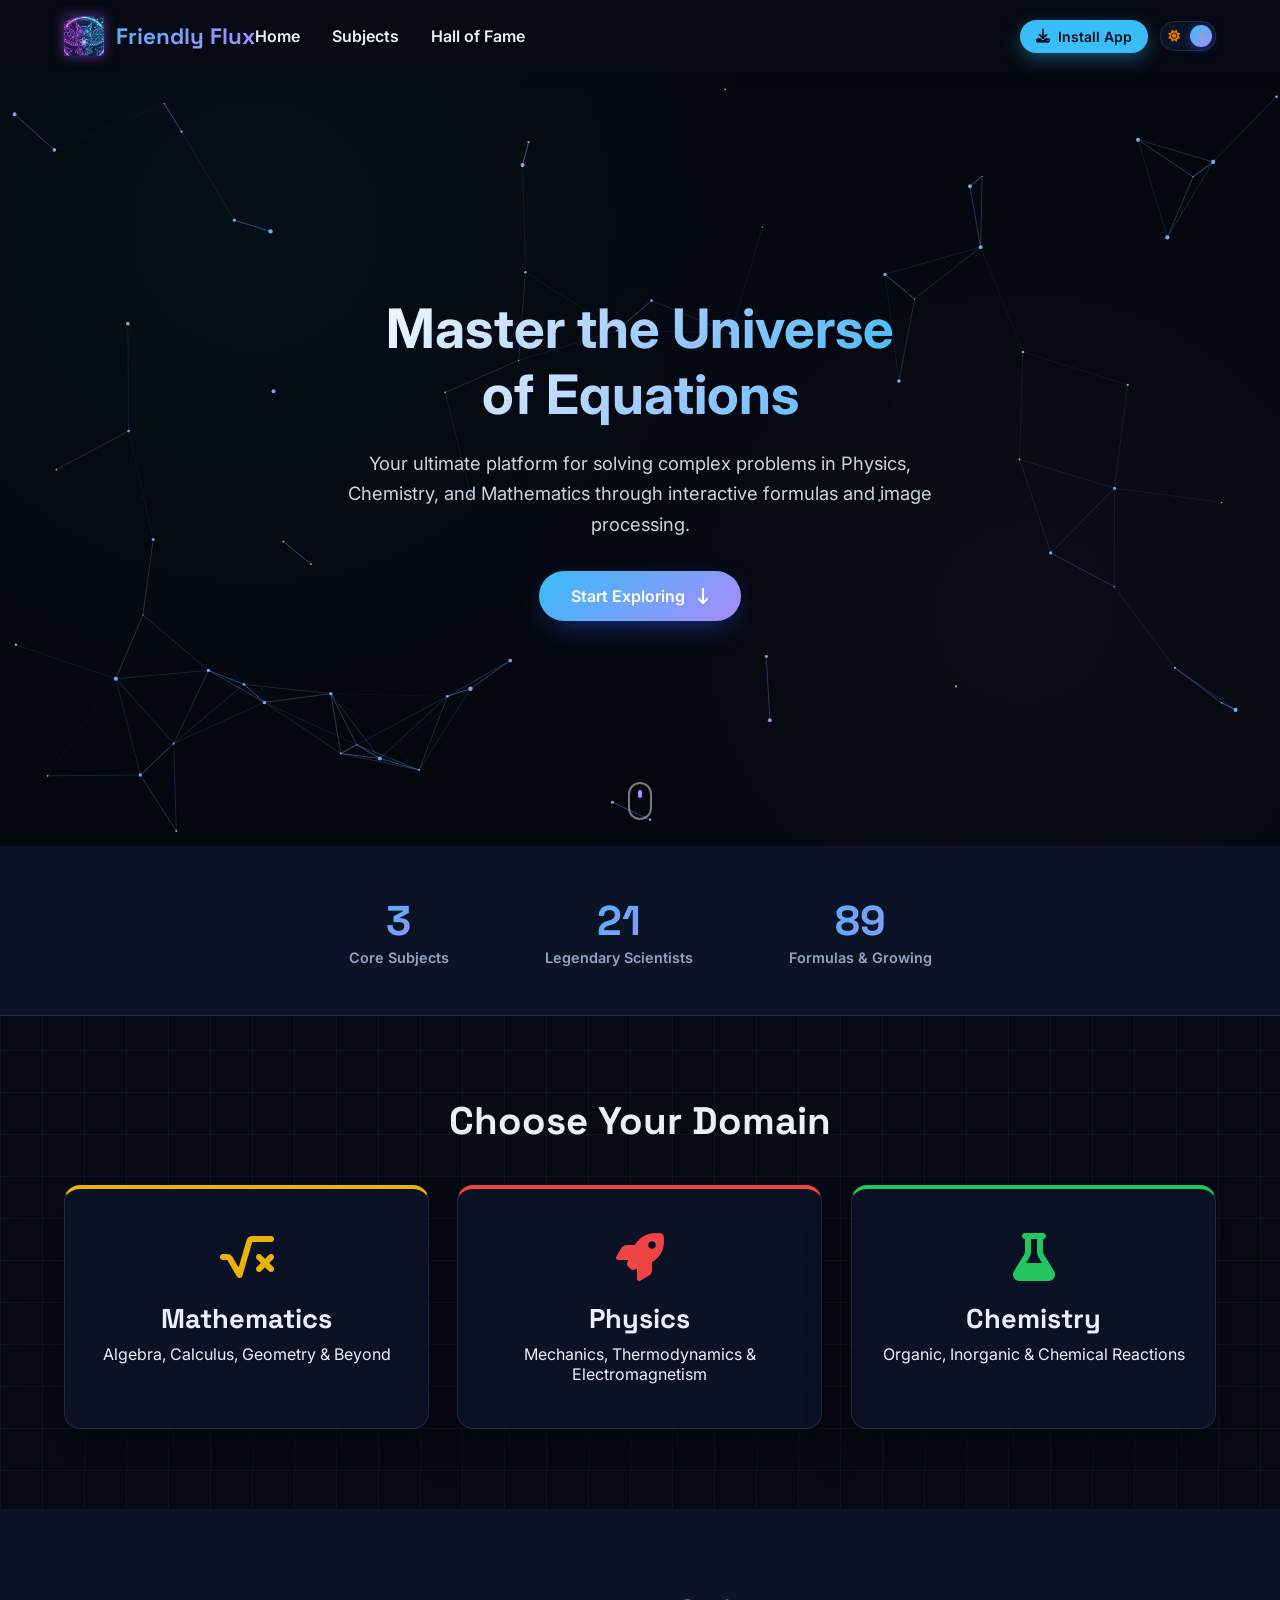
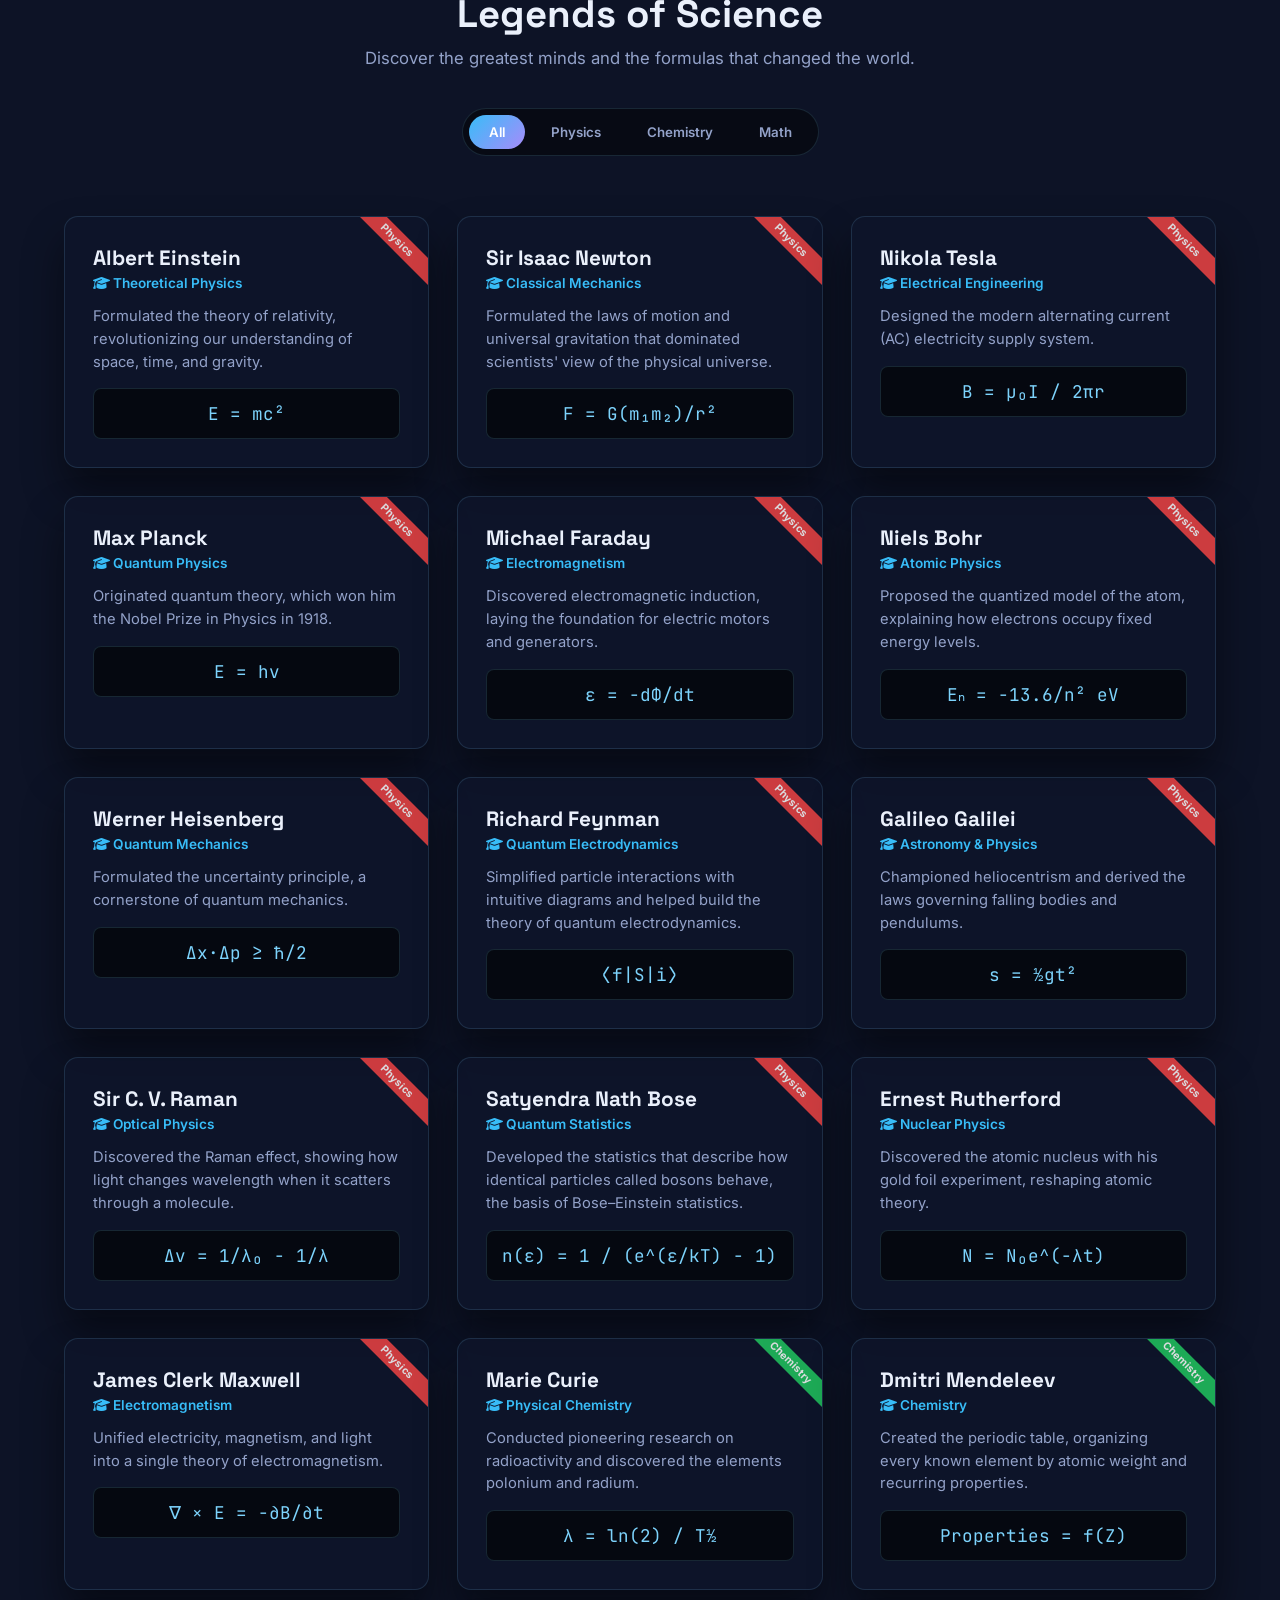
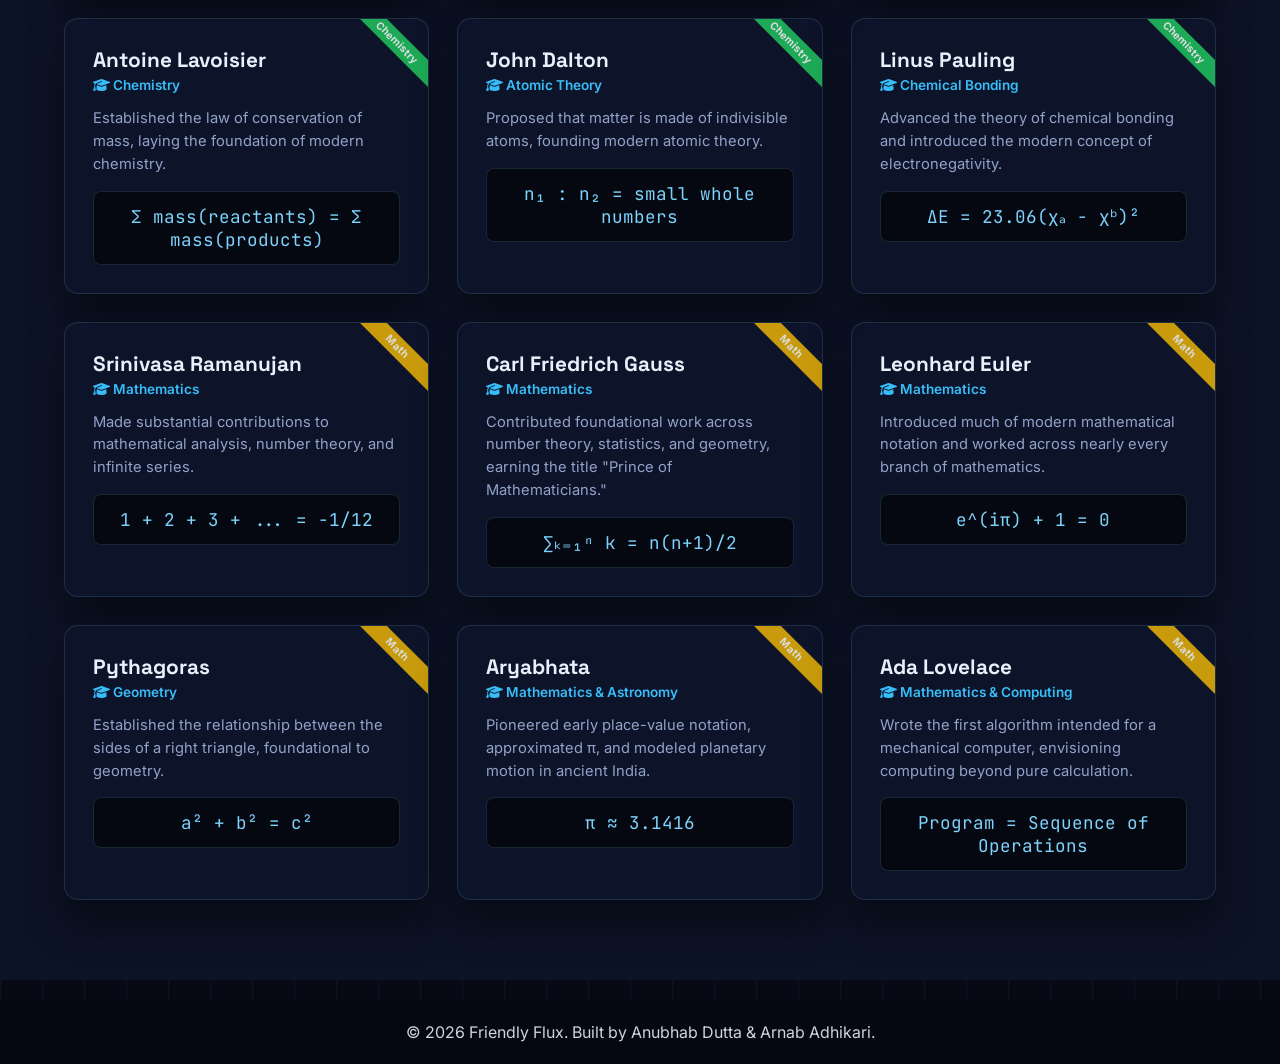
<file: frontend/index.html>
<!doctype html>
<html lang="en">
    <head>
        <meta charset="UTF-8" />
        <meta name="viewport" content="width=device-width, initial-scale=1.0" />
        <title>Friendly Flux | Explore the Universe of Logic</title>
        <!-- PWA -->
        <link rel="manifest" href="manifest.json" />
        <meta name="theme-color" content="#070a14" />
        <meta name="mobile-web-app-capable" content="yes" />
        <meta name="apple-mobile-web-app-capable" content="yes" />
        <meta name="apple-mobile-web-app-title" content="Friendly Flux" />
        <link rel="icon" type="image/png" sizes="32x32" href="icons/favicon-32.png" />
        <link rel="apple-touch-icon" href="icons/apple-touch-icon.png" />
        <script>
            // Runs before CSS paints, so the page never flashes light before switching to dark
            (function () {
                var saved = localStorage.getItem('flux-theme');
                if (saved !== 'light') document.documentElement.setAttribute('data-theme', 'dark');
            })();
        </script>
        <link rel="stylesheet" href="style.css" />
        <!-- FontAwesome for professional icons -->
        <link
            rel="stylesheet"
            href="https://cdnjs.cloudflare.com/ajax/libs/font-awesome/6.4.0/css/all.min.css"
        />
    </head>
    <body data-bg-theme="home">
        <!-- Navigation Bar -->
        <nav class="navbar">
            <div class="logo">
                <img class="logo-img" src="icons/logo-mark.png" alt="Friendly Flux logo" />
                Friendly Flux
            </div>
            <ul class="nav-links">
                <li><a href="#home">Home</a></li>
                <li><a href="#subjects">Subjects</a></li>
                <li><a href="#hall-of-fame">Hall of Fame</a></li>
            </ul>
            <button id="install-btn" class="install-btn" type="button" aria-label="Install app">
                <i class="fa-solid fa-download"></i>
                <span class="install-text">Install App</span>
            </button>
            <button
                id="theme-toggle"
                class="theme-toggle"
                type="button"
                aria-pressed="false"
                aria-label="Switch to dark mode"
            >
                <i class="fa-solid fa-sun sun-icon"></i>
                <i class="fa-solid fa-moon moon-icon"></i>
                <span class="toggle-knob"></span>
            </button>
        </nav>

        <!-- Hero Section -->
        <header id="home" class="hero">
            <canvas id="constellation" aria-hidden="true"></canvas>
            <div class="hero-symbols" aria-hidden="true">
                <span>&Sigma;</span><span>&pi;</span><span>&Delta;</span>
                <span>&infin;</span><span>&radic;</span><span>E=mc&sup2;</span>
                <span>&int;</span><span>&theta;</span><span>H&#8322;O</span>
                <span>&alpha;</span><span>F=ma</span><span>&omega;</span>
            </div>

            <div class="hero-content">
                <h1 class="reveal-text">
                    <span>Master the Universe</span>
                    <span>of Equations</span>
                </h1>
                <p>
                    Your ultimate platform for solving complex problems in
                    Physics, Chemistry, and Mathematics through interactive
                    formulas and image processing.
                </p>
                <a href="#subjects" class="cta-btn">
                    <span>Start Exploring</span>
                    <i class="fa-solid fa-arrow-down-long"></i>
                </a>
            </div>

            <div class="scroll-cue" aria-hidden="true">
                <span></span>
            </div>
        </header>

        <!-- Stats Strip -->
        <section class="stats-strip reveal">
            <div class="stat">
                <span class="stat-number" data-target="3">0</span>
                <span class="stat-label">Core Subjects</span>
            </div>
            <div class="stat">
                <span class="stat-number" data-target="24">0</span>
                <span class="stat-label">Legendary Scientists</span>
            </div>
            <div class="stat">
                <span class="stat-number" data-target="100">0</span>
                <span class="stat-label">Formulas &amp; Growing</span>
            </div>
        </section>

        <!-- Core Subjects Section -->
        <section id="subjects" class="section-container">
            <h2 class="section-title reveal">Choose Your Domain</h2>
            <div class="card-grid">
                <!-- Mathematics Card -->
                <a href="math/welcome/math-welcome.html" class="subject-card math-card reveal">
                    <i class="fa-solid fa-square-root-variable icon"></i>
                    <h3>Mathematics</h3>
                    <p>Algebra, Calculus, Geometry & Beyond</p>
                </a>

                <!-- Physics Card -->
                <a
                    href="physics/physics.html"
                    class="subject-card physics-card reveal"
                >
                    <i class="fa-solid fa-rocket icon"></i>
                    <h3>Physics</h3>
                    <p>Mechanics, Thermodynamics & Electromagnetism</p>
                </a>

                <!-- Chemistry Card -->
                <a
                    href="chemistry/chemistry.html"
                    class="subject-card chemistry-card reveal"
                >
                    <i class="fa-solid fa-flask icon"></i>
                    <h3>Chemistry</h3>
                    <p>Organic, Inorganic & Chemical Reactions</p>
                </a>
            </div>
        </section>

        <!-- Scientists & Formulas (Hall of Fame) Section -->
        <section id="hall-of-fame" class="section-container bg-light">
            <h2 class="section-title reveal">Legends of Science</h2>
            <p class="section-subtitle reveal">
                Discover the greatest minds and the formulas that changed the
                world.
            </p>

            <div class="filter-bar reveal" role="tablist" aria-label="Filter scientists by subject">
                <button class="filter-chip active" data-filter="all" type="button">All</button>
                <button class="filter-chip" data-filter="physics" type="button">Physics</button>
                <button class="filter-chip" data-filter="chemistry" type="button">Chemistry</button>
                <button class="filter-chip" data-filter="math" type="button">Math</button>
                <span class="filter-pill" aria-hidden="true"></span>
            </div>

            <div class="card-grid" id="scientists-container">
                <!-- Cards will be generated here by JavaScript -->
            </div>
        </section>

        <!-- Footer -->
        <footer>
            <p>&copy; 2026 Friendly Flux. Built by Anubhab Dutta & Arnab Adhikari.</p>
        </footer>

        <script src="script.js"></script>
        <script src="pwa.js"></script>
    </body>
</html>
</file>
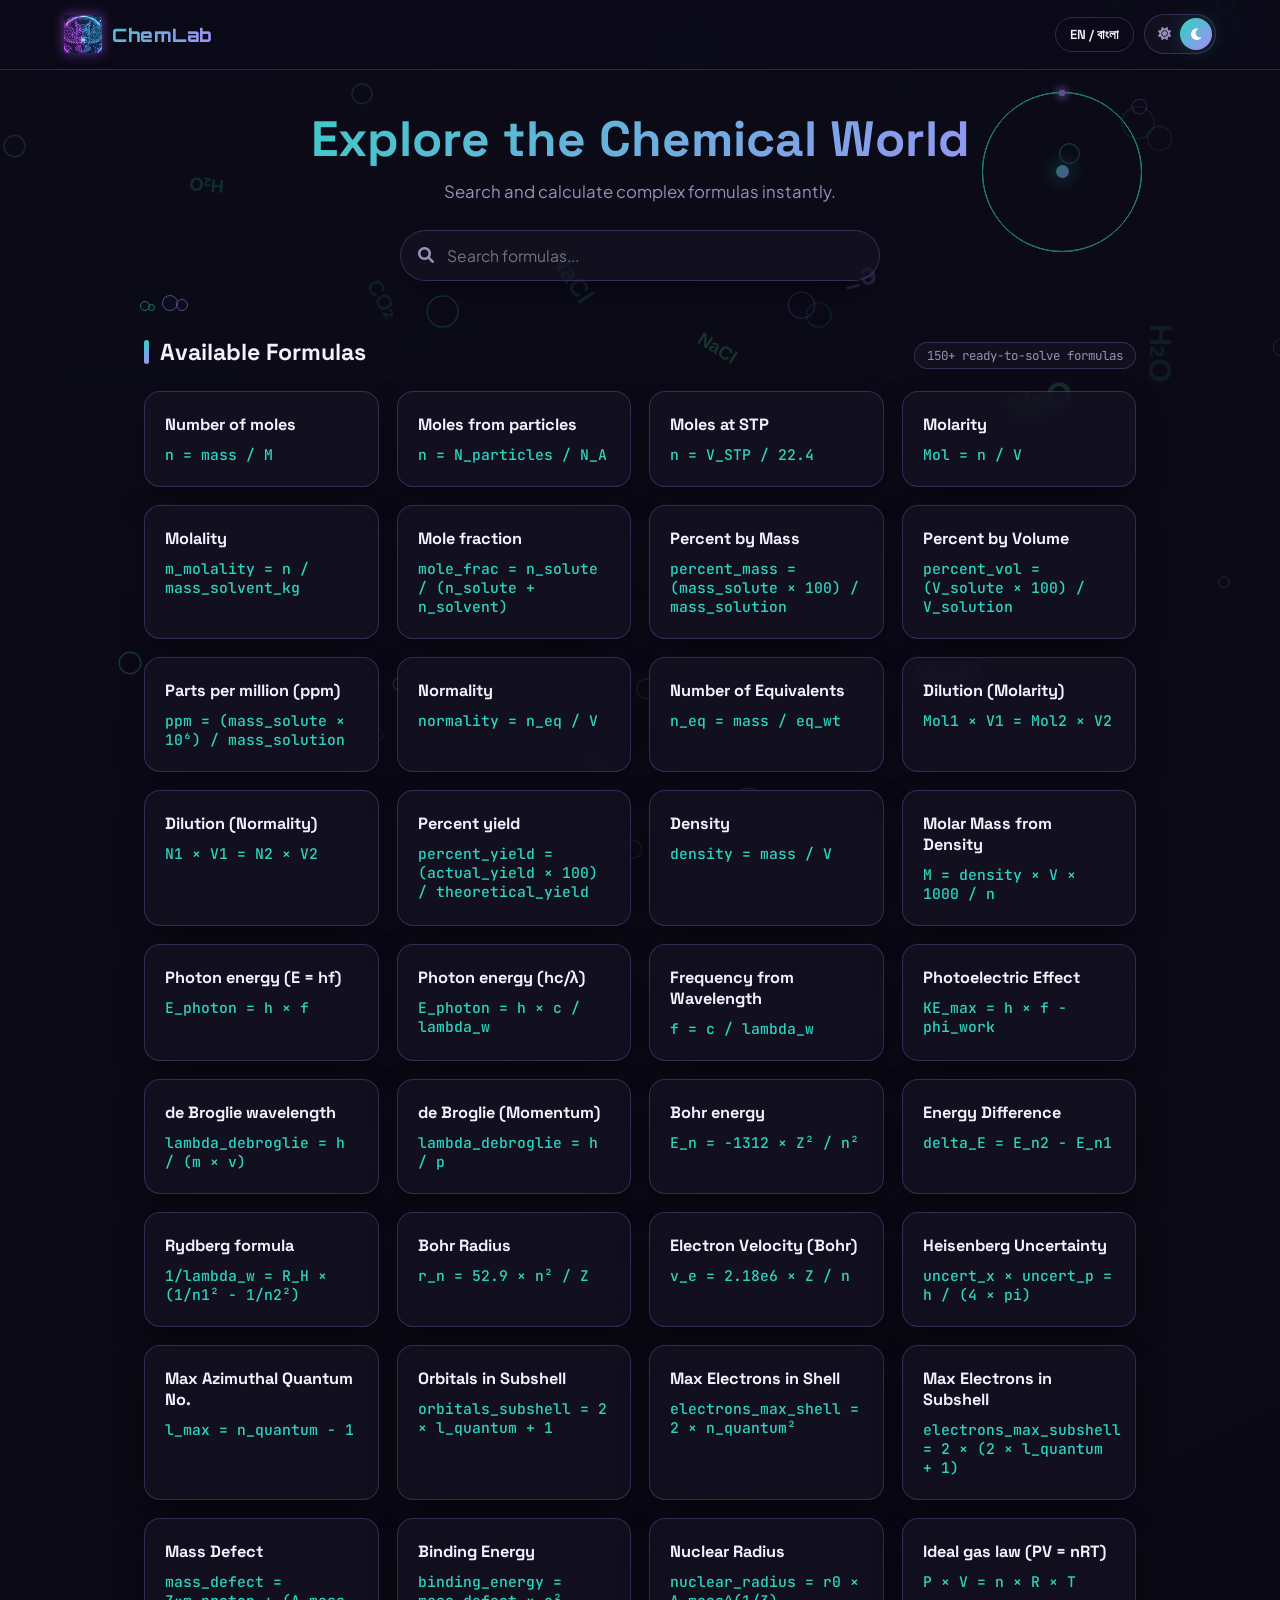
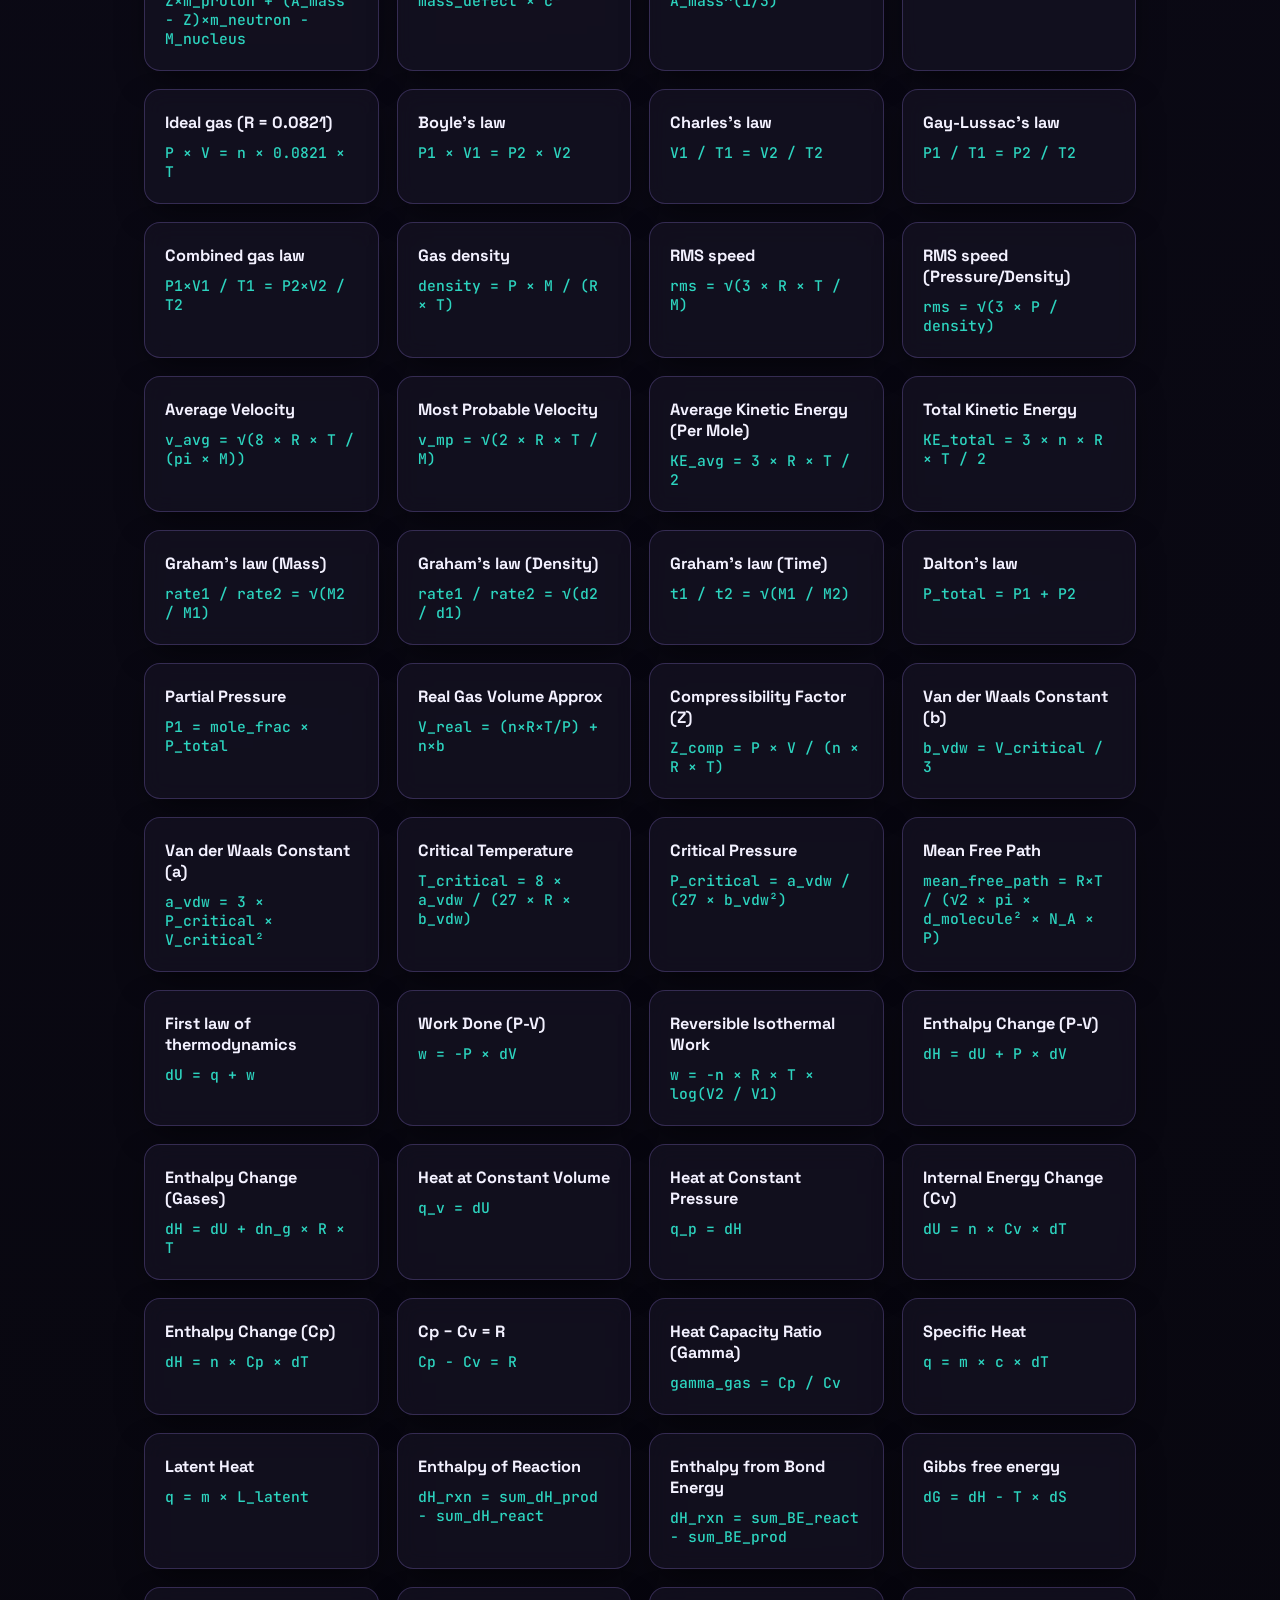
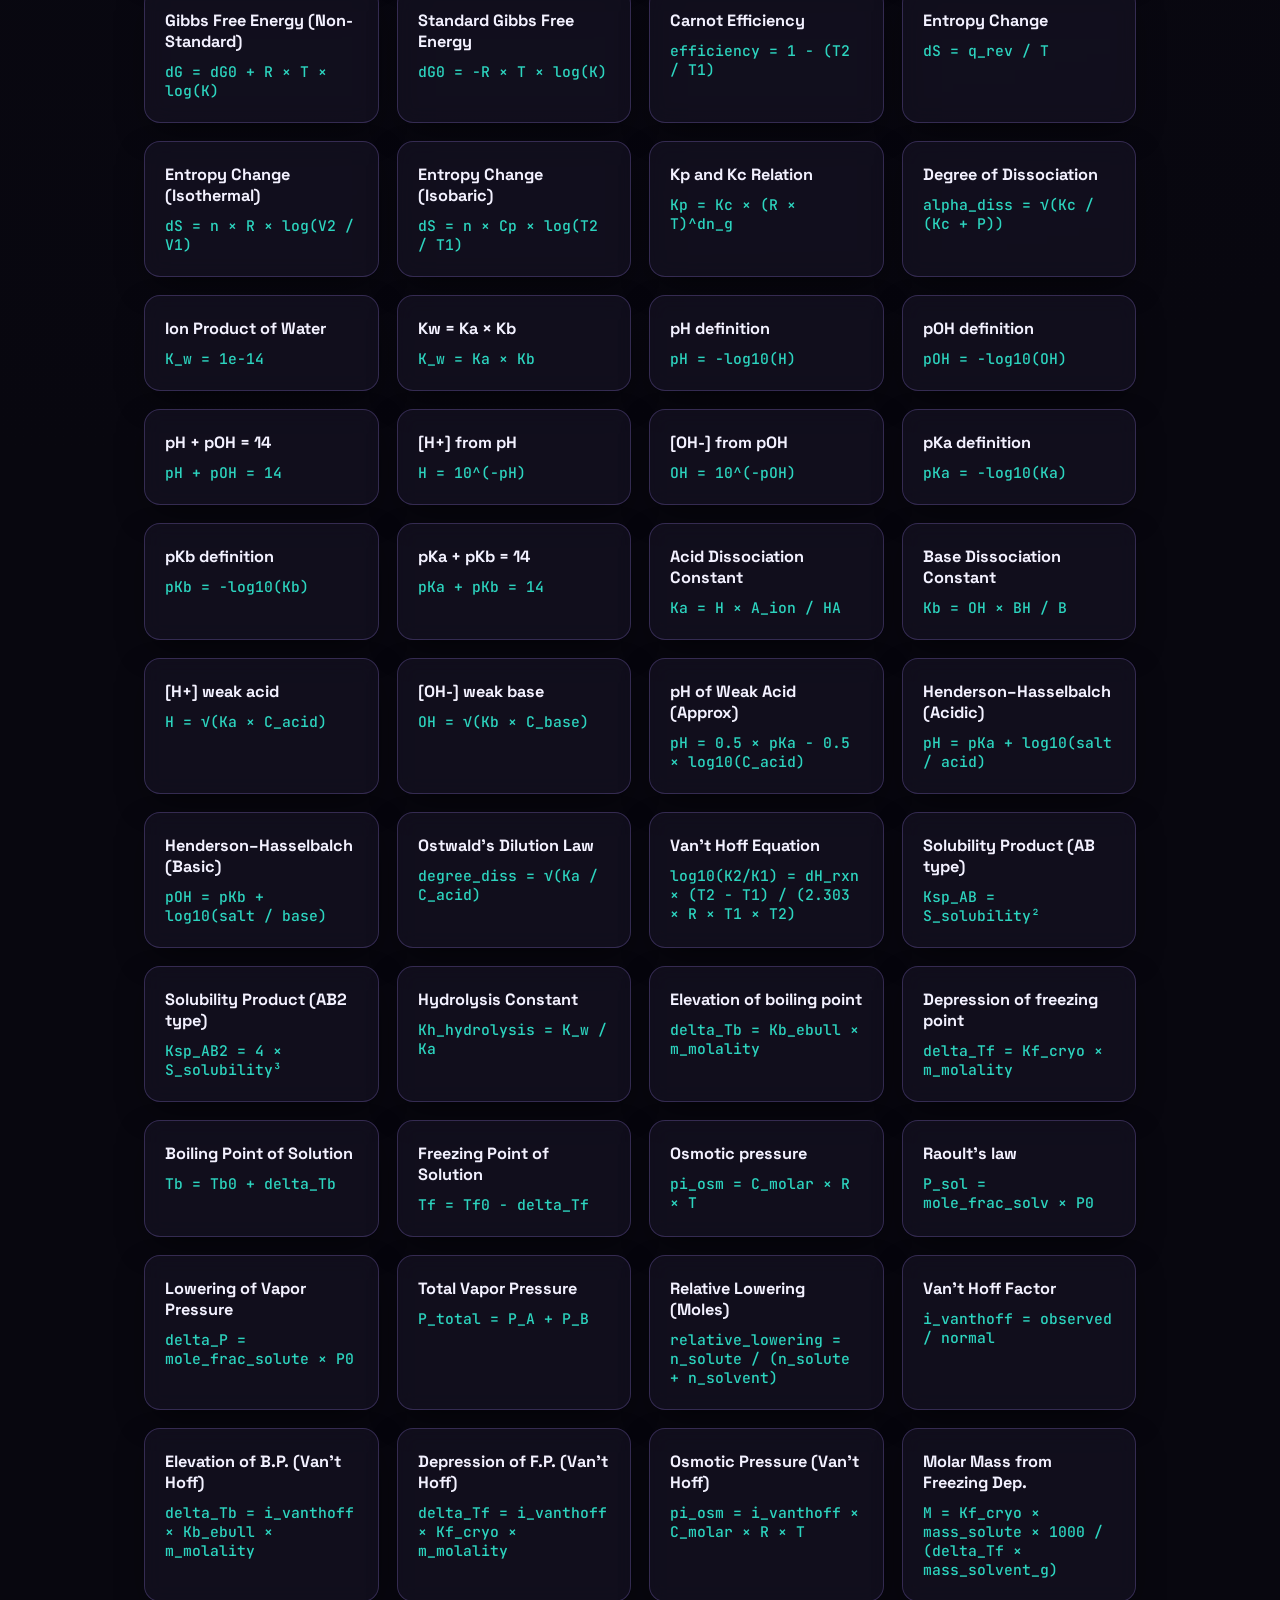
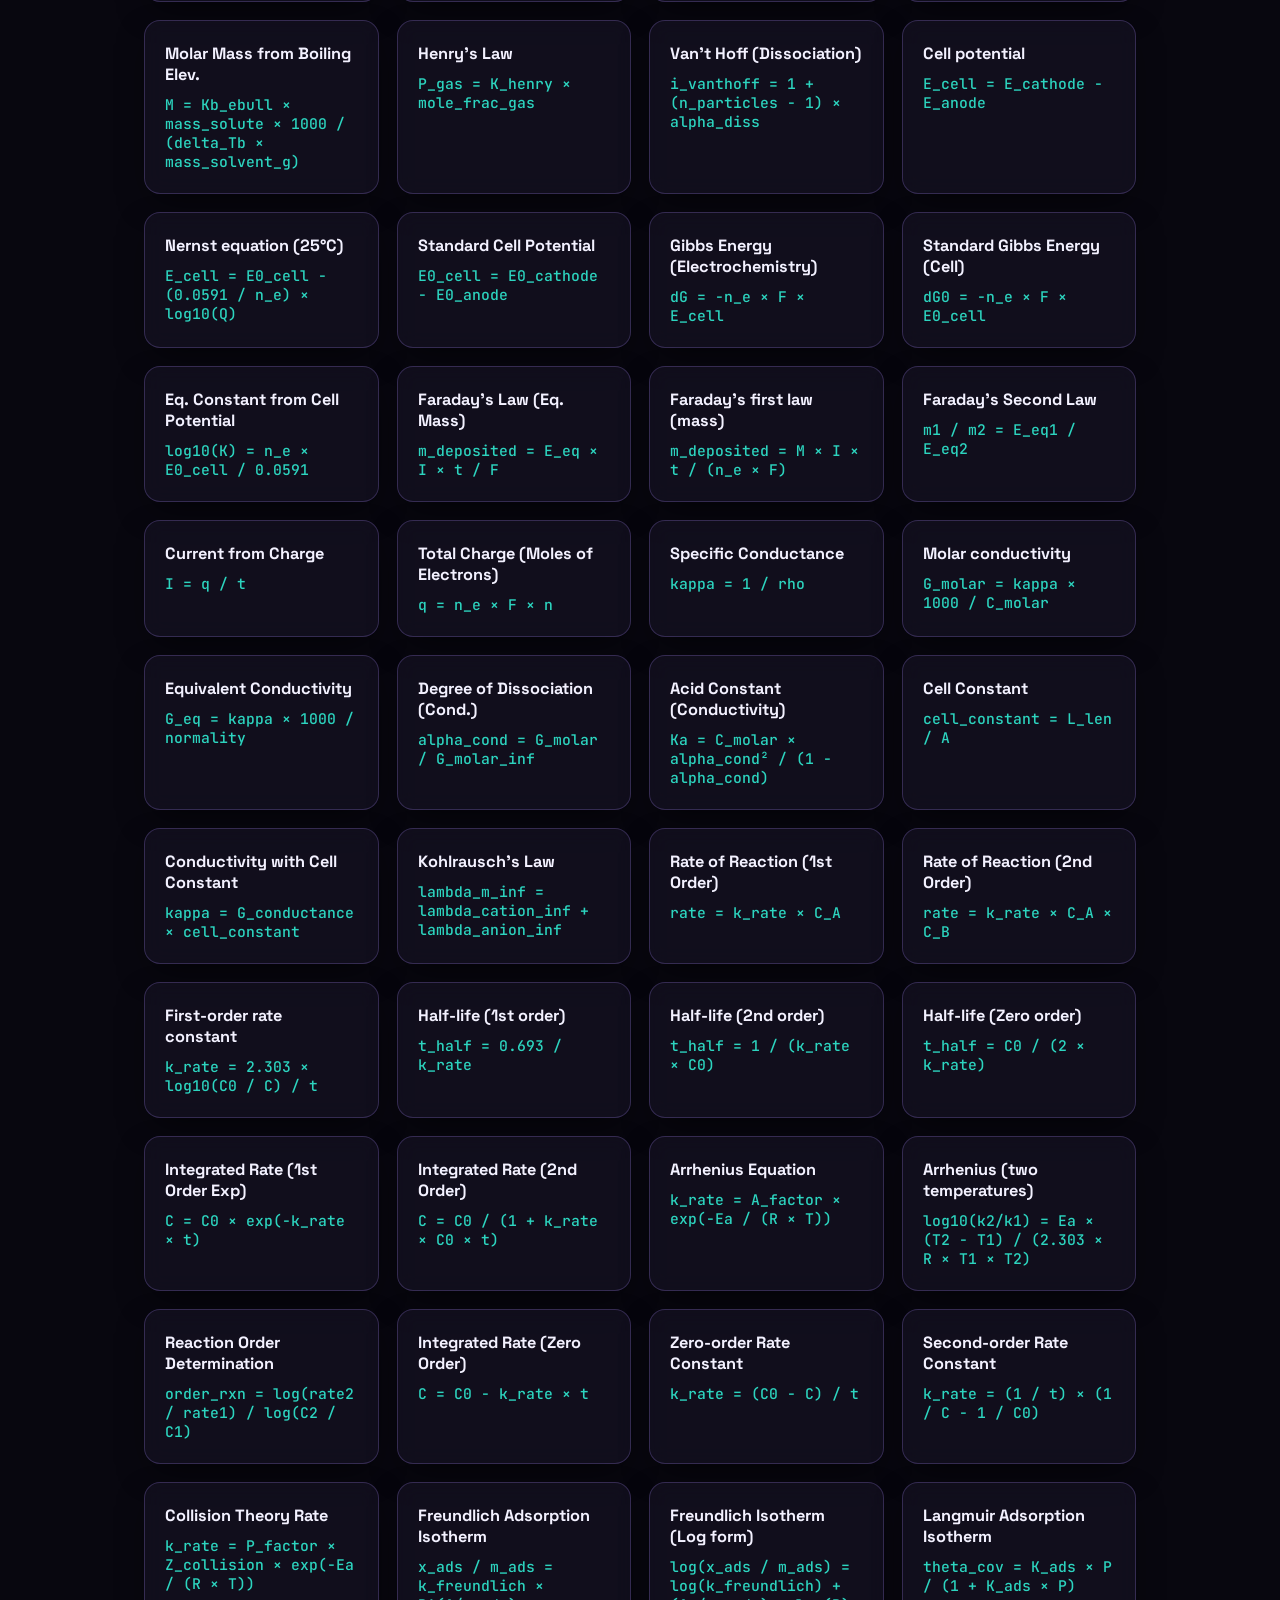
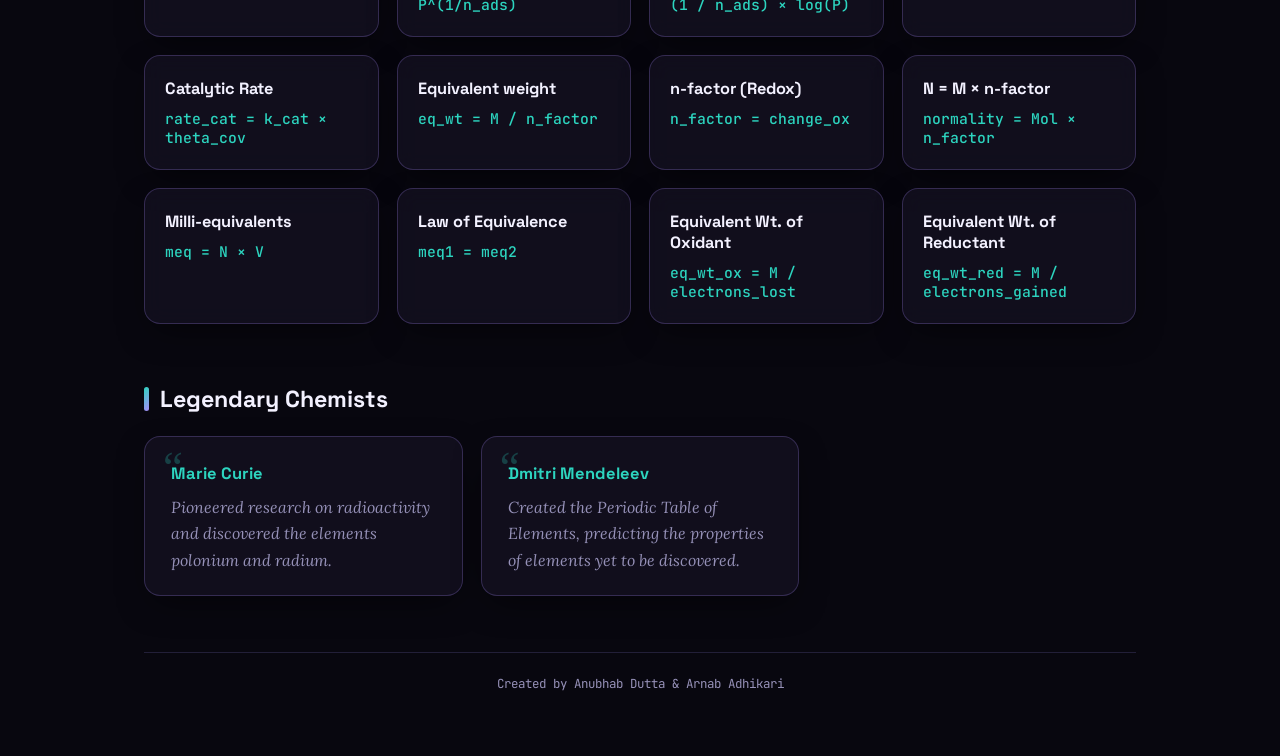
<file: frontend/chemistry/chemistry.html>
<!DOCTYPE html>
<html lang="en">
<head>
    <meta charset="UTF-8">
    <meta name="viewport" content="width=device-width, initial-scale=1.0">
    <title>ChemLab — Chemistry Explorer</title>
    <link rel="icon" type="image/png" sizes="32x32" href="../icons/favicon-32.png">
    <link rel="apple-touch-icon" href="../icons/apple-touch-icon.png">
    <link rel="preconnect" href="https://fonts.googleapis.com">
    <link rel="preconnect" href="https://fonts.gstatic.com" crossorigin>
    <link href="https://fonts.googleapis.com/css2?family=Orbitron:wght@700;800&family=Space+Grotesk:wght@500;600;700&family=Plus+Jakarta+Sans:wght@400;500;600;700&family=JetBrains+Mono:wght@400;500;700&family=Lora:ital,wght@0,500;1,500&display=swap" rel="stylesheet">
  <script>
    (function () {
        var saved = localStorage.getItem("flux-theme");
        if (saved !== "light") document.documentElement.setAttribute("data-theme", "dark");
    })();
  </script>
    <link rel="stylesheet" href="chemistry.css">
    <link rel="stylesheet" href="https://cdnjs.cloudflare.com/ajax/libs/font-awesome/6.0.0/css/all.min.css">
    <link rel="stylesheet" href="../science-bg.css">
</head>
<body data-bg-theme="chemistry">
    <script src="../science-bg.js"></script>
    <!-- Navigation Bar -->
    <nav class="navbar">
        <div class="logo"><img class="logo-img" src="../icons/logo-mark.png" alt="Friendly Flux logo"> <span data-lang="title">ChemLab</span></div>
        <div class="nav-controls">
            <button id="lang-toggle" class="icon-btn">EN / বাংলা</button>
            <div class="theme-switch">
                <button id="theme-light-btn" class="theme-btn active" aria-label="Light mode"><i class="fa-solid fa-sun"></i></button>
                <button id="theme-dark-btn" class="theme-btn" aria-label="Dark mode"><i class="fa-solid fa-moon"></i></button>
            </div>
        </div>
    </nav>

    <main class="container">
        <!-- Header & Search Section -->
        <header class="hero">
            <div class="atom-decor" aria-hidden="true">
                <span class="orbit orbit1"></span>
                <span class="orbit orbit2"></span>
                <span class="orbit orbit3"></span>
                <span class="nucleus"></span>
            </div>
            <div class="bubble-decor" aria-hidden="true">
                <span></span><span></span><span></span><span></span>
            </div>

            <h1 data-lang="heroTitle">Explore the Chemical World</h1>
            <p data-lang="heroSub">Search and calculate complex chemistry formulas instantly.</p>

            <div class="search-box">
                <i class="fa-solid fa-magnifying-glass"></i>
                <input type="text" id="search-input" data-placeholder="searchPlaceholder" placeholder="Search formulas (e.g., Moles, চাপ)...">
            </div>
        </header>

        <!-- Formula Grid -->
        <section class="formula-section">
            <div class="section-header">
                <h2 data-lang="availableFormulas">Available Formulas</h2>
                <span class="section-badge" data-lang="formulaCountBadge">55+ ready-to-solve formulas</span>
            </div>
            <div id="formula-grid" class="grid">
                <!-- Cards will be injected by JS -->
            </div>
        </section>

        <!-- Dynamic Calculator Area -->
        <section id="calculator-section" class="calculator-panel hidden">
            <div class="calc-header">
                <h3 id="calc-title">Formula Name</h3>
                <button id="close-calc" class="icon-btn small"><i class="fa-solid fa-xmark"></i></button>
            </div>
            <div id="dynamic-inputs" class="input-grid"></div>
            <button id="calculate-btn" class="primary-btn" data-lang="calcBtn">Calculate Result</button>
            <div id="result-display" class="result-box"></div>
        </section>

        <!-- Extra Content: Scientists -->
        <section class="info-section">
            <div class="section-header">
                <h2 data-lang="scientistTitle">Legendary Chemists</h2>
            </div>
            <div class="grid info-grid">
                <div class="info-card">
                    <h3>Marie Curie</h3>
                    <p data-lang="curieBio">Pioneered research on radioactivity and discovered the elements polonium and radium.</p>
                </div>
                <div class="info-card">
                    <h3>Dmitri Mendeleev</h3>
                    <p data-lang="mendeleevBio">Created the Periodic Table of Elements, predicting the properties of elements yet to be discovered.</p>
                </div>
            </div>
        </section>

        <footer class="footer">
            <p data-lang="footerNot"> Created by Anubhab Dutta & Arnab Adhikari </p>
        </footer>
    </main>

    <!-- Custom target-select modal (required by shared.js) -->
    <div id="custom-select-modal" class="modal-overlay hidden">
        <div class="modal-box">
            <div class="modal-header">
                <h4 data-lang="targetLabel">What do you want to find?</h4>
                <button id="close-select-modal" class="icon-btn small"><i class="fa-solid fa-xmark"></i></button>
            </div>
            <ul id="custom-modal-options" class="modal-options"></ul>
        </div>
    </div>

<script src="lang.js"></script>
    <script src="../shared.js"></script>
    <script src="chemistry.js"></script>
</body>
</html>
</file>
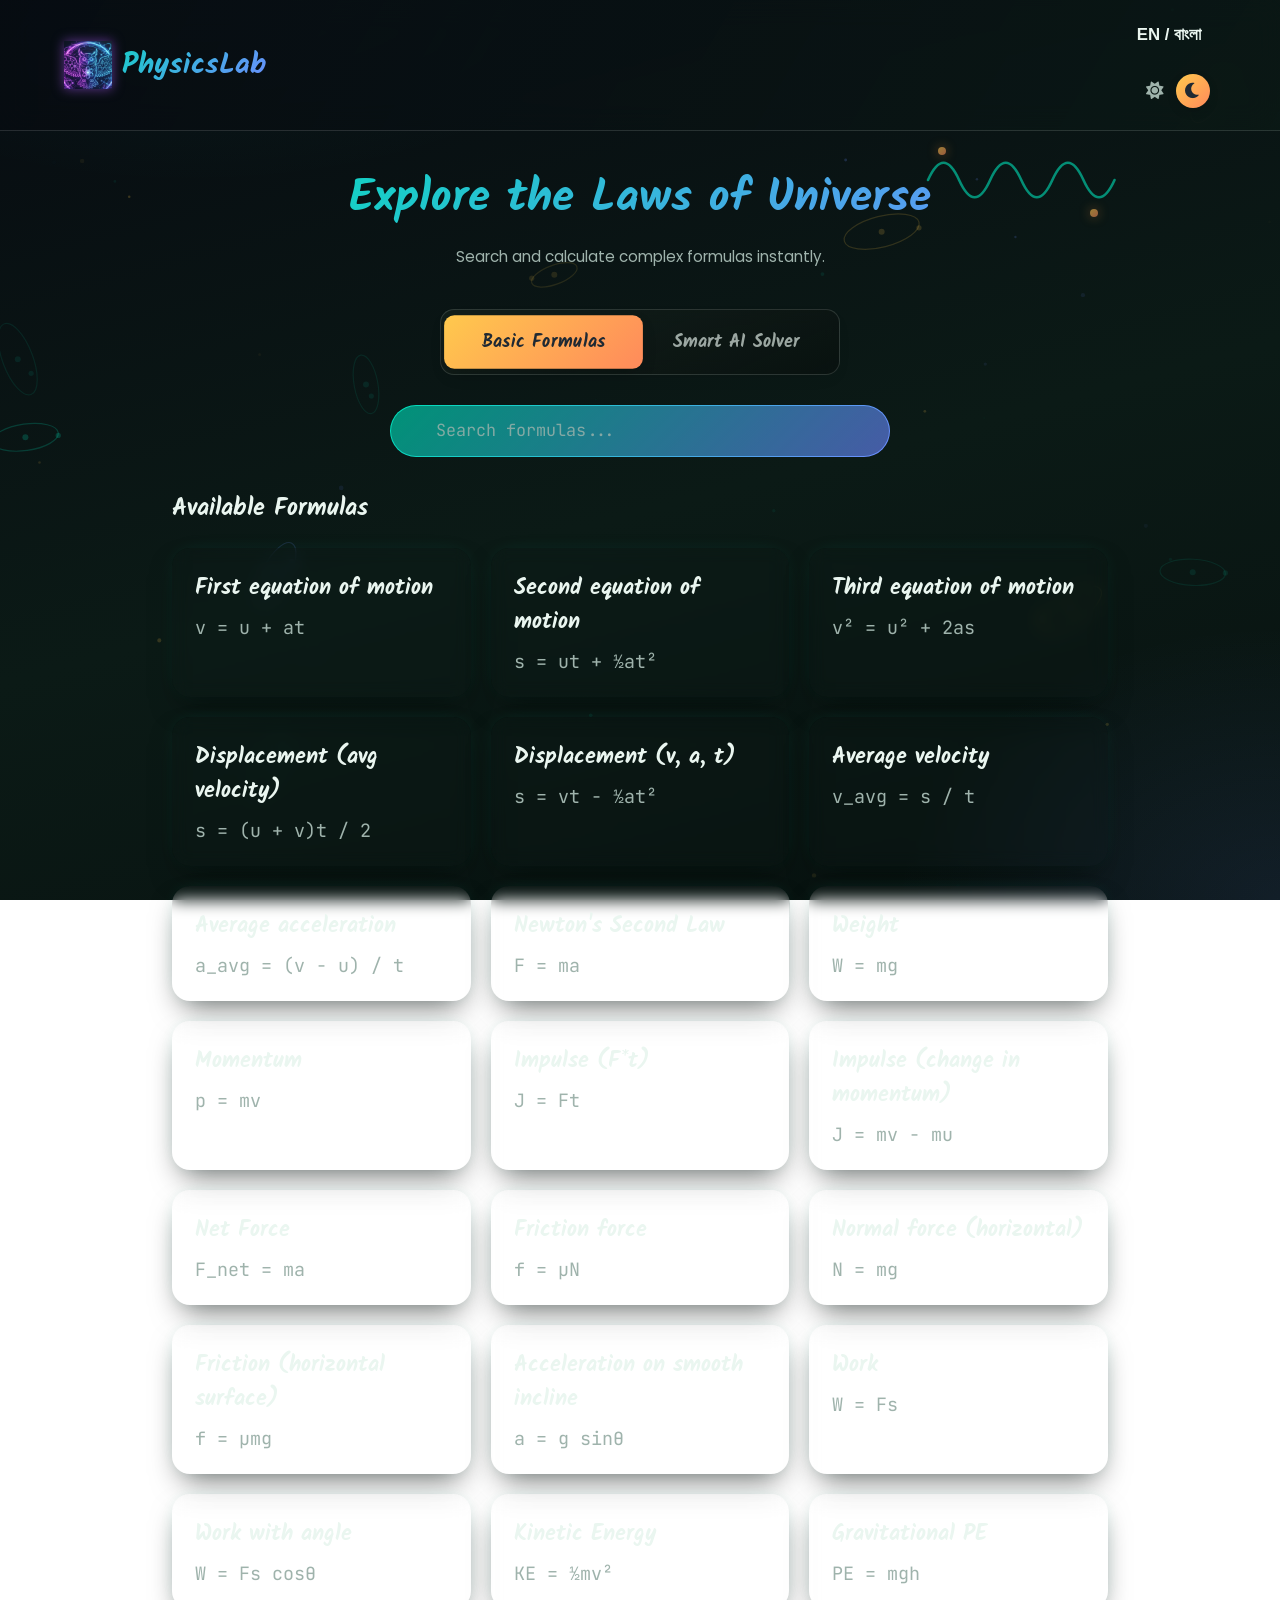
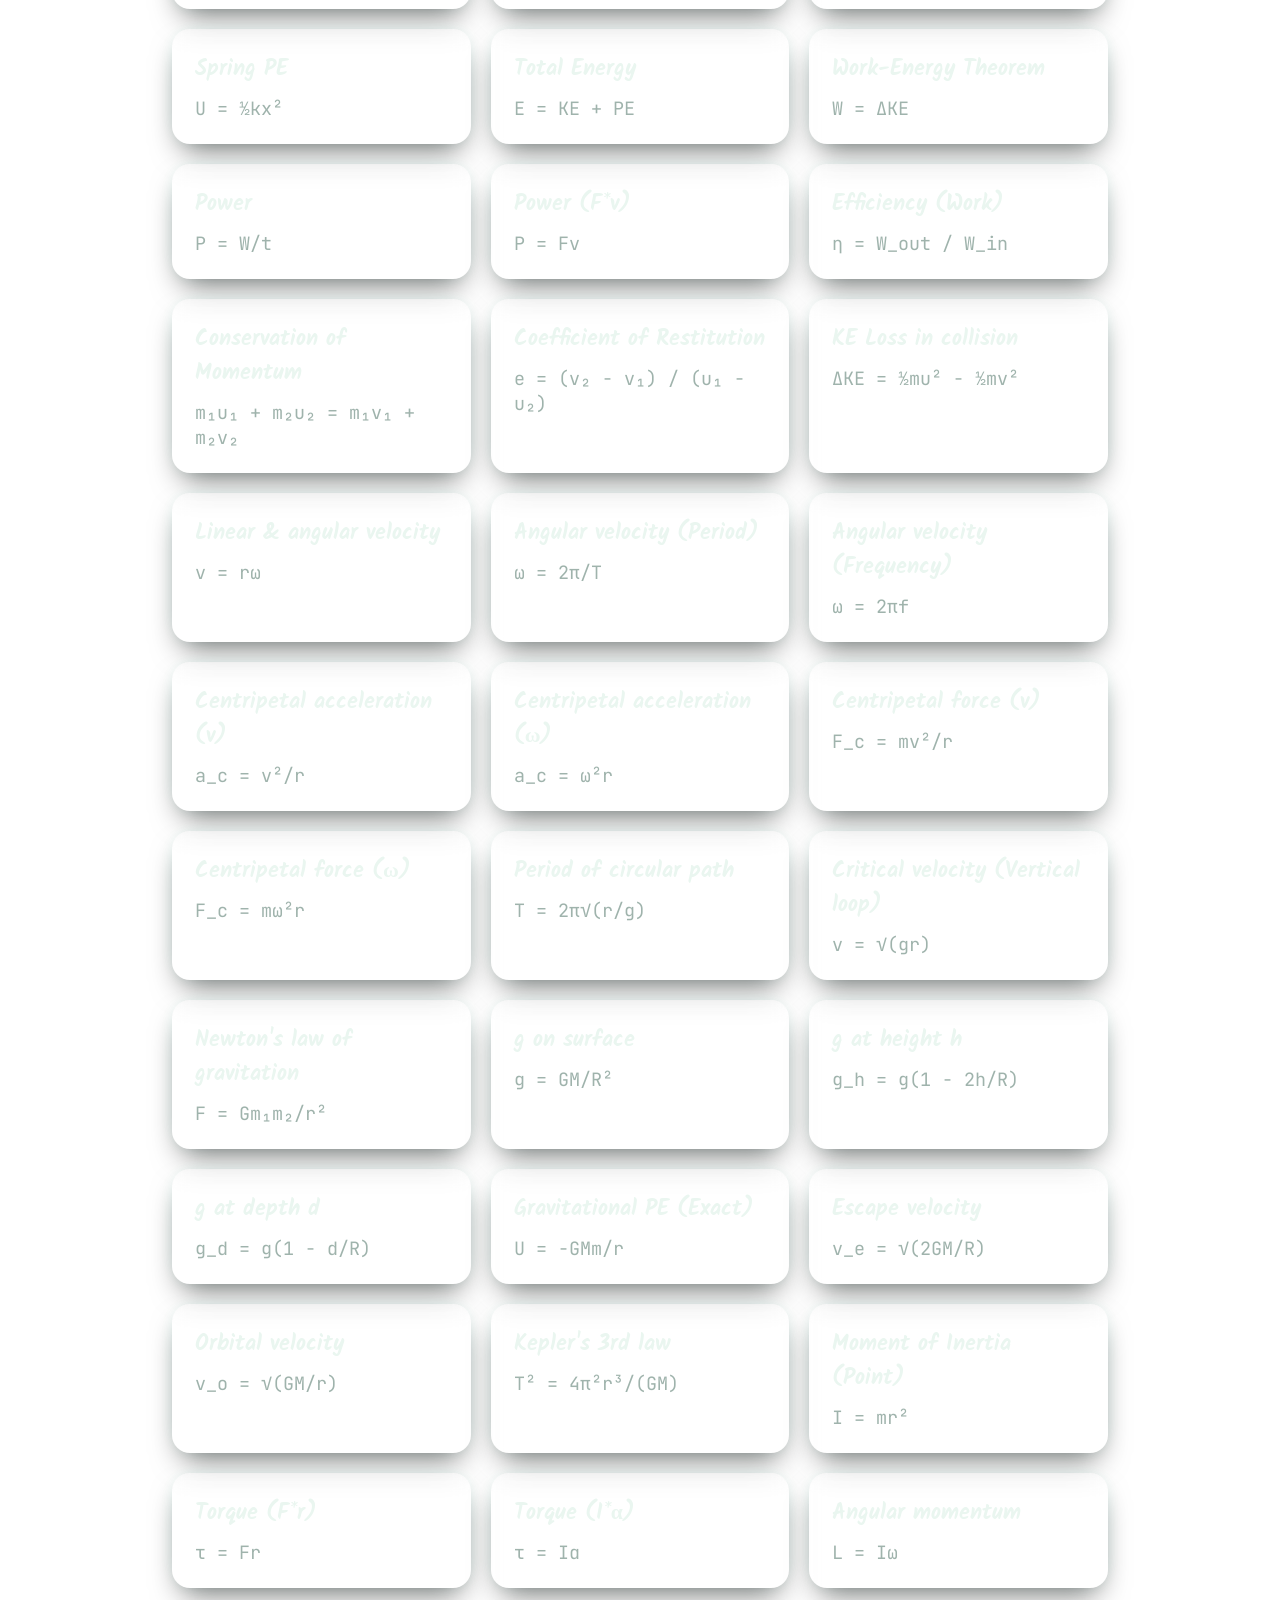
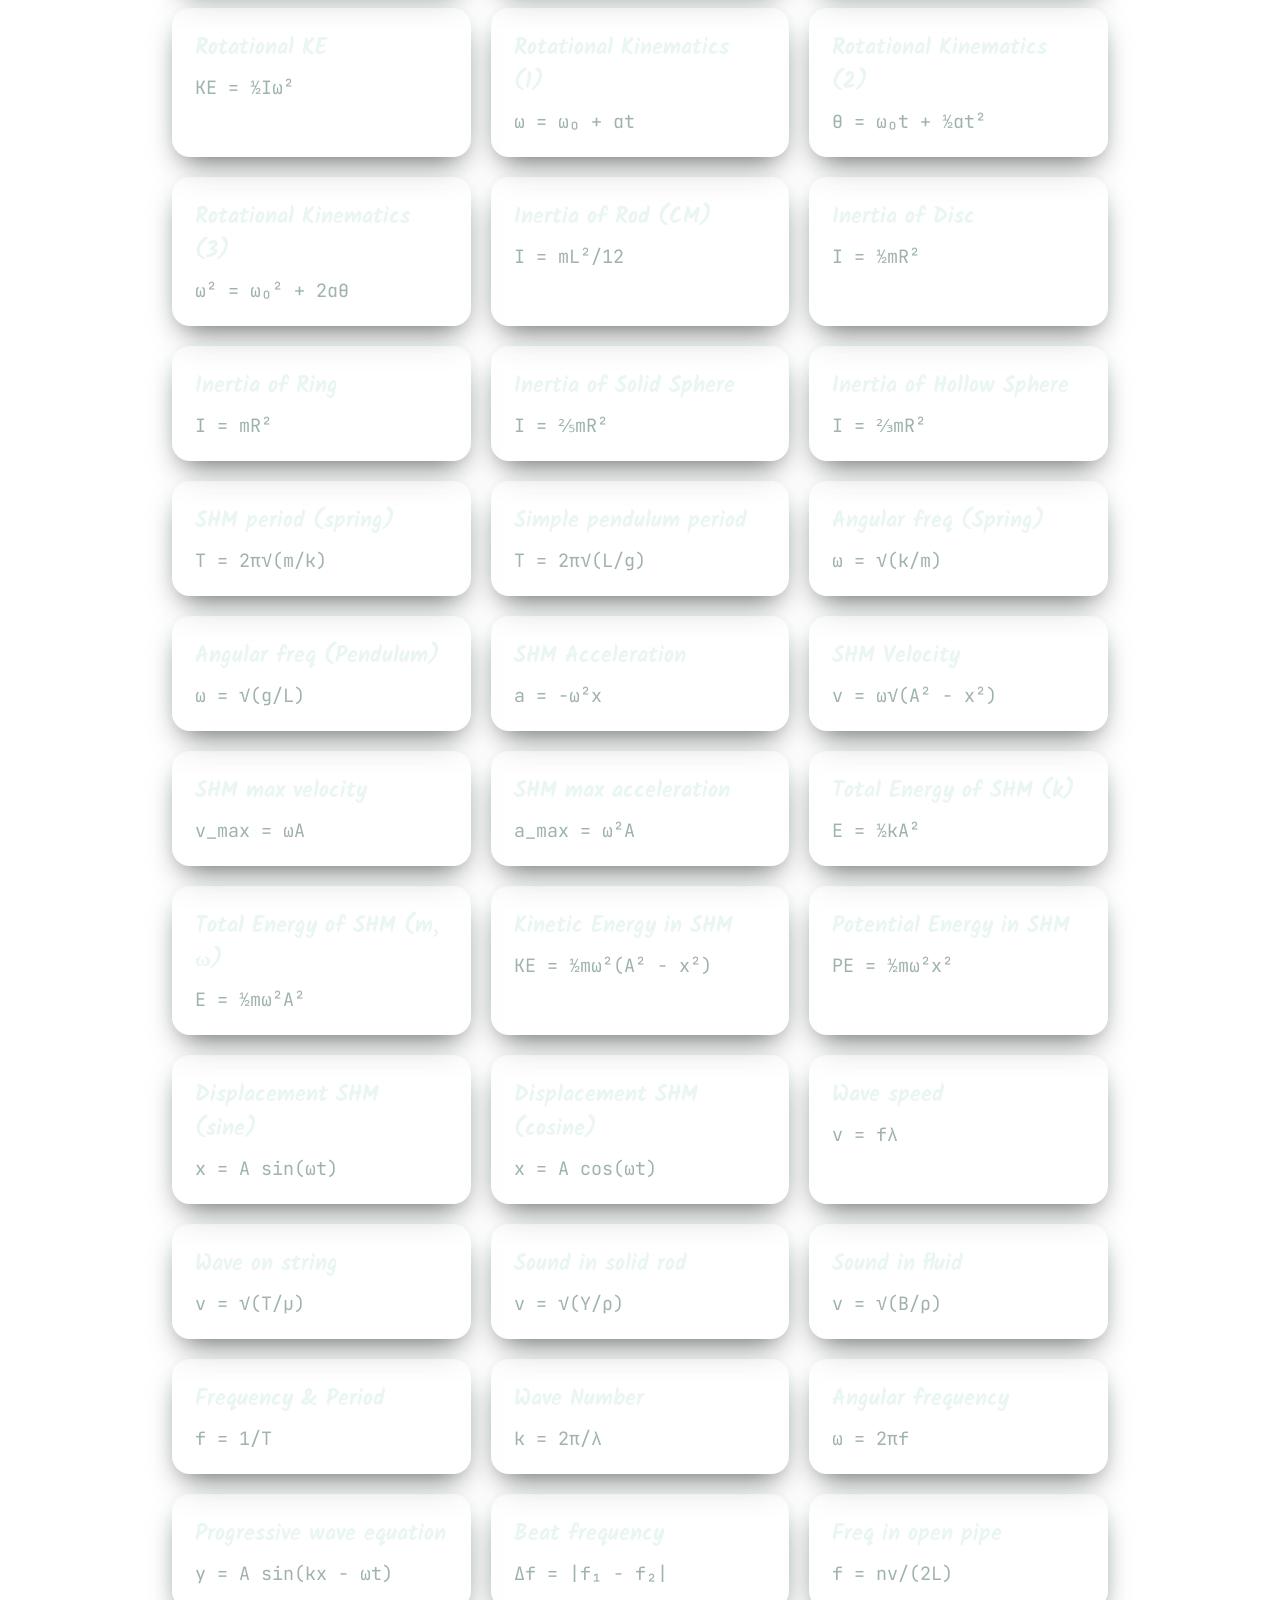
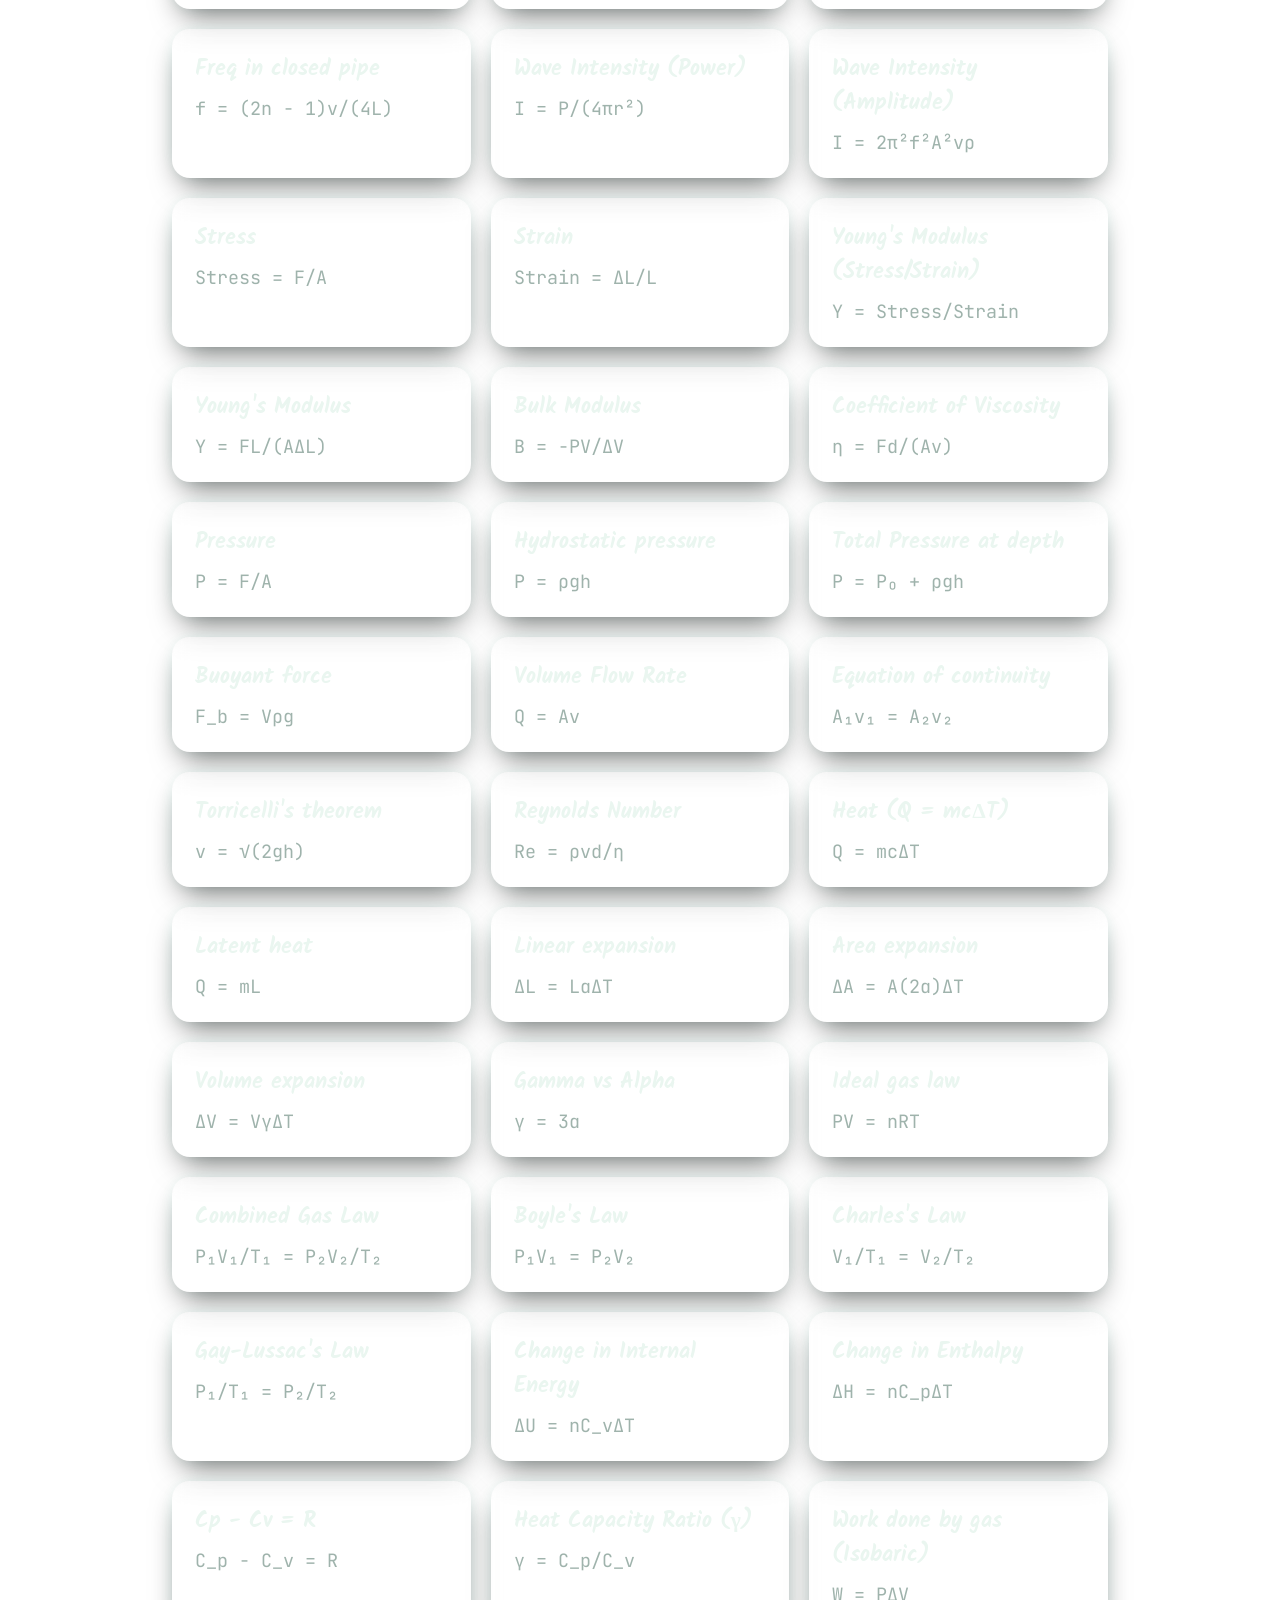
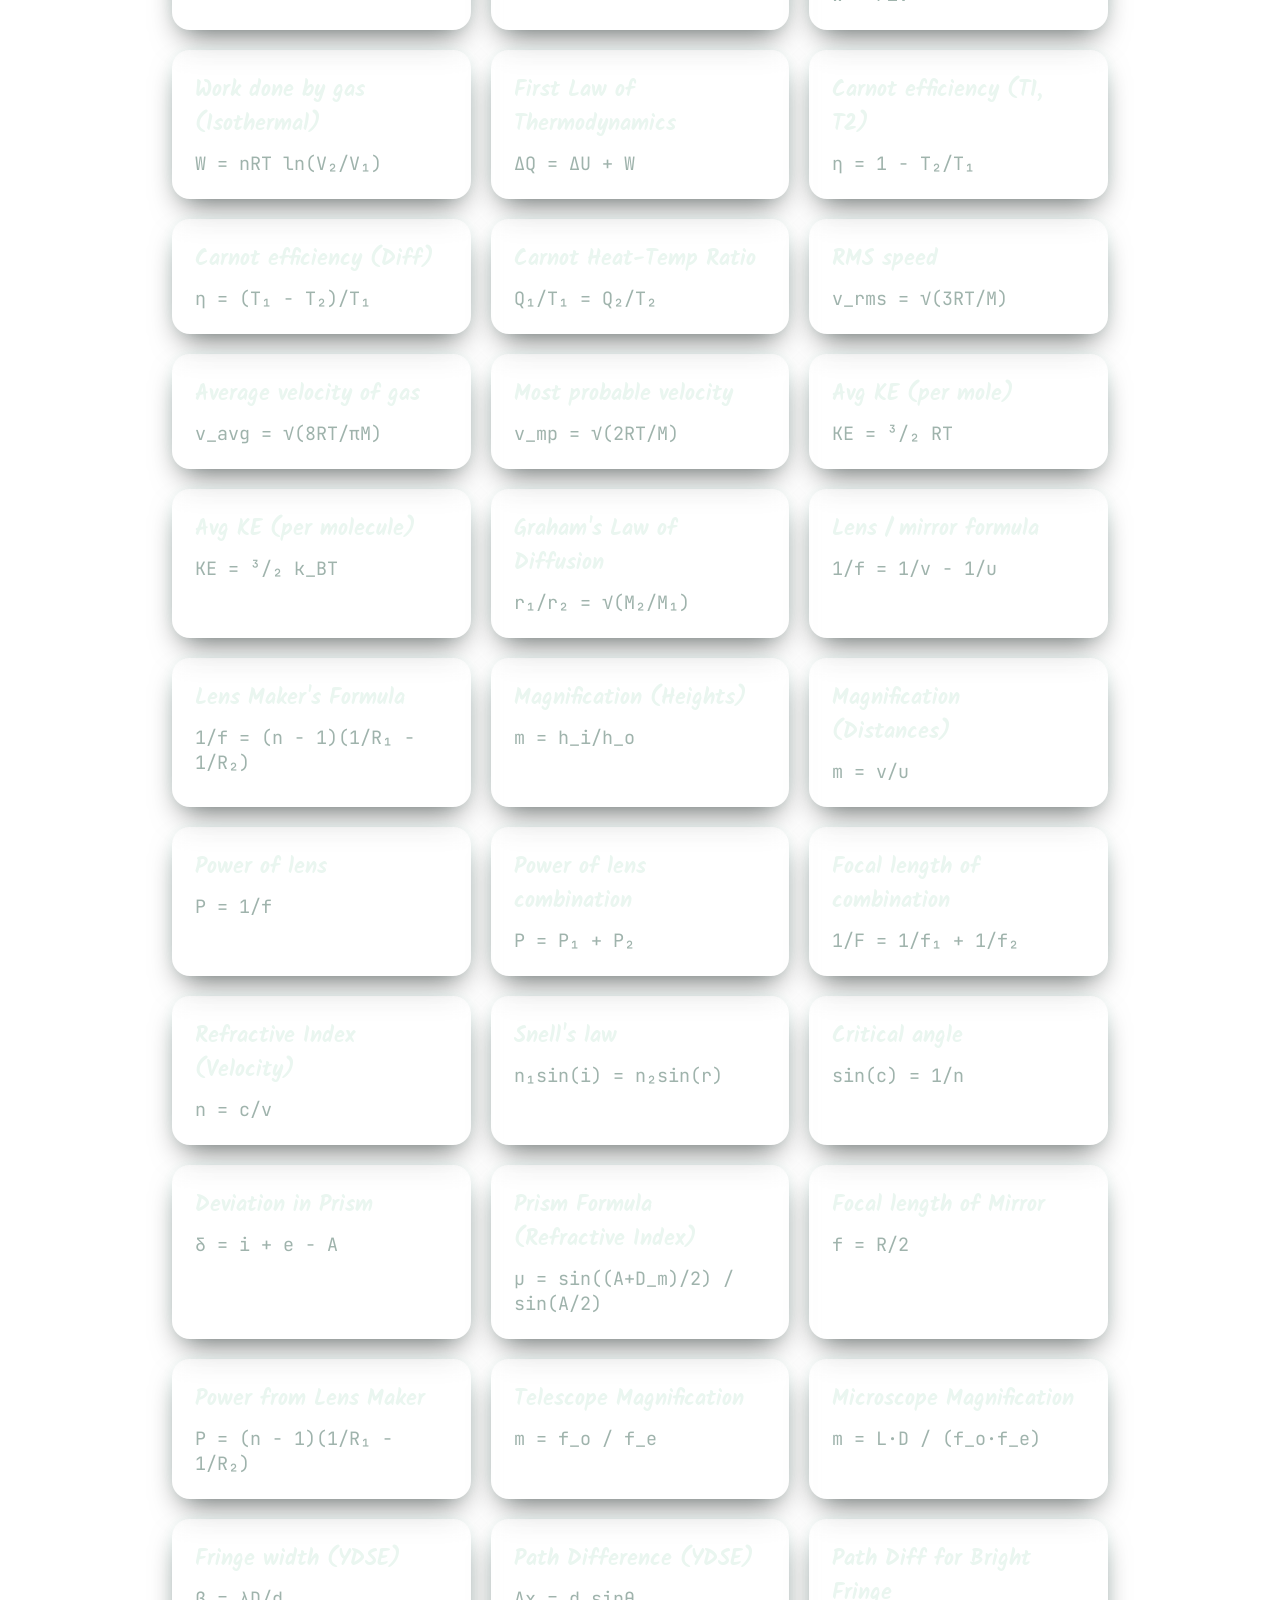
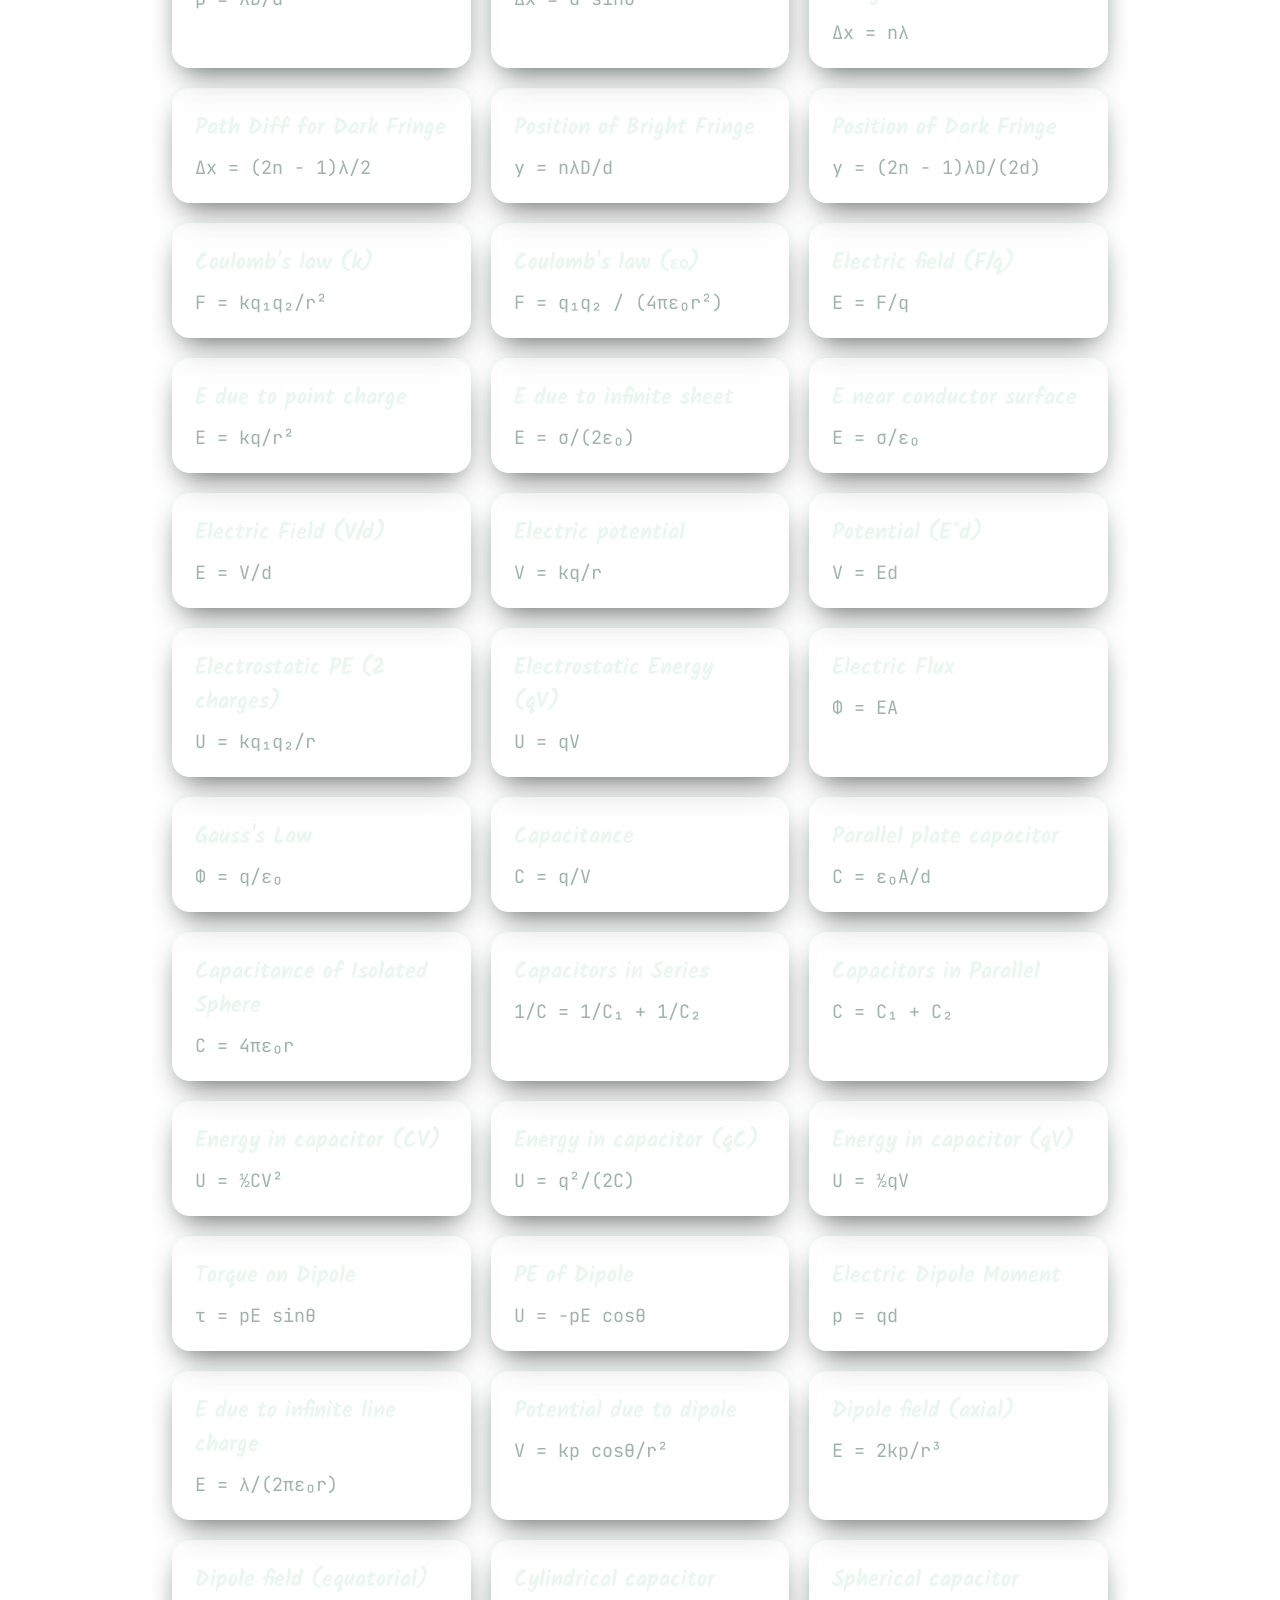
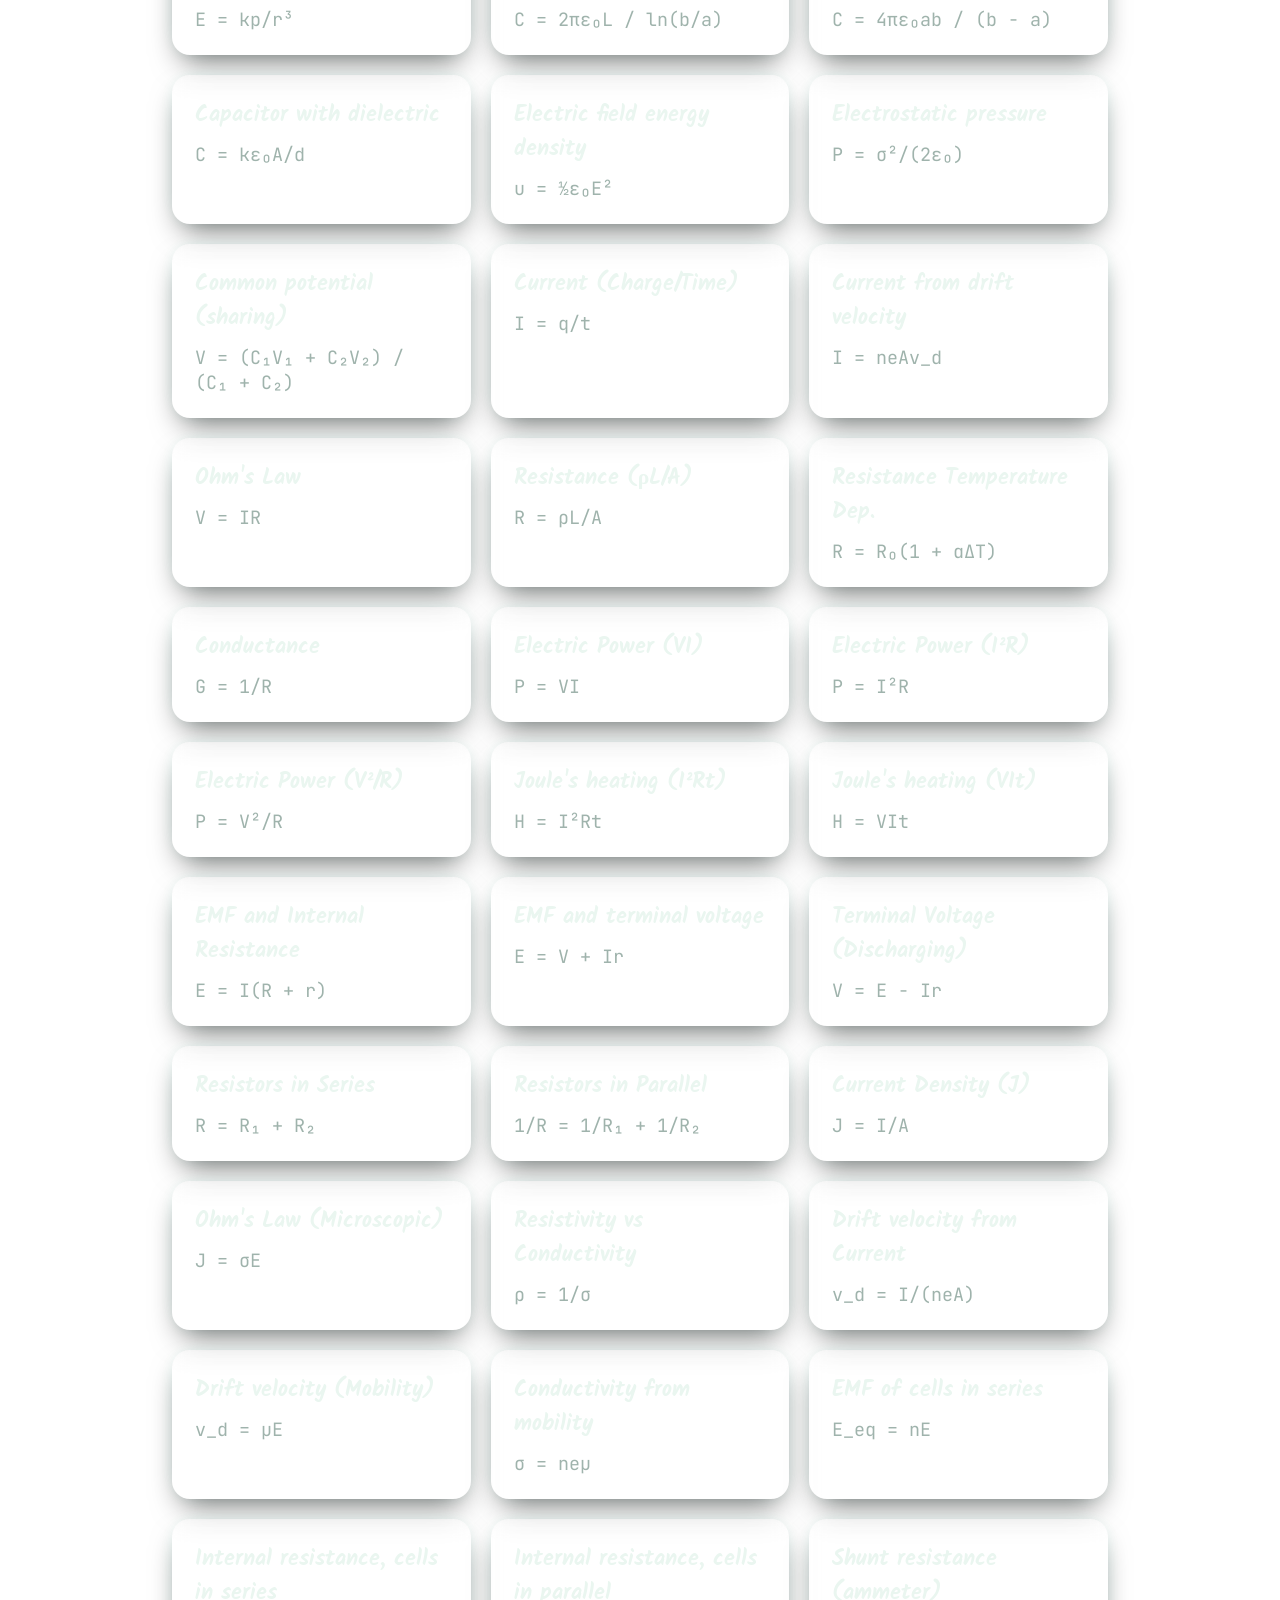
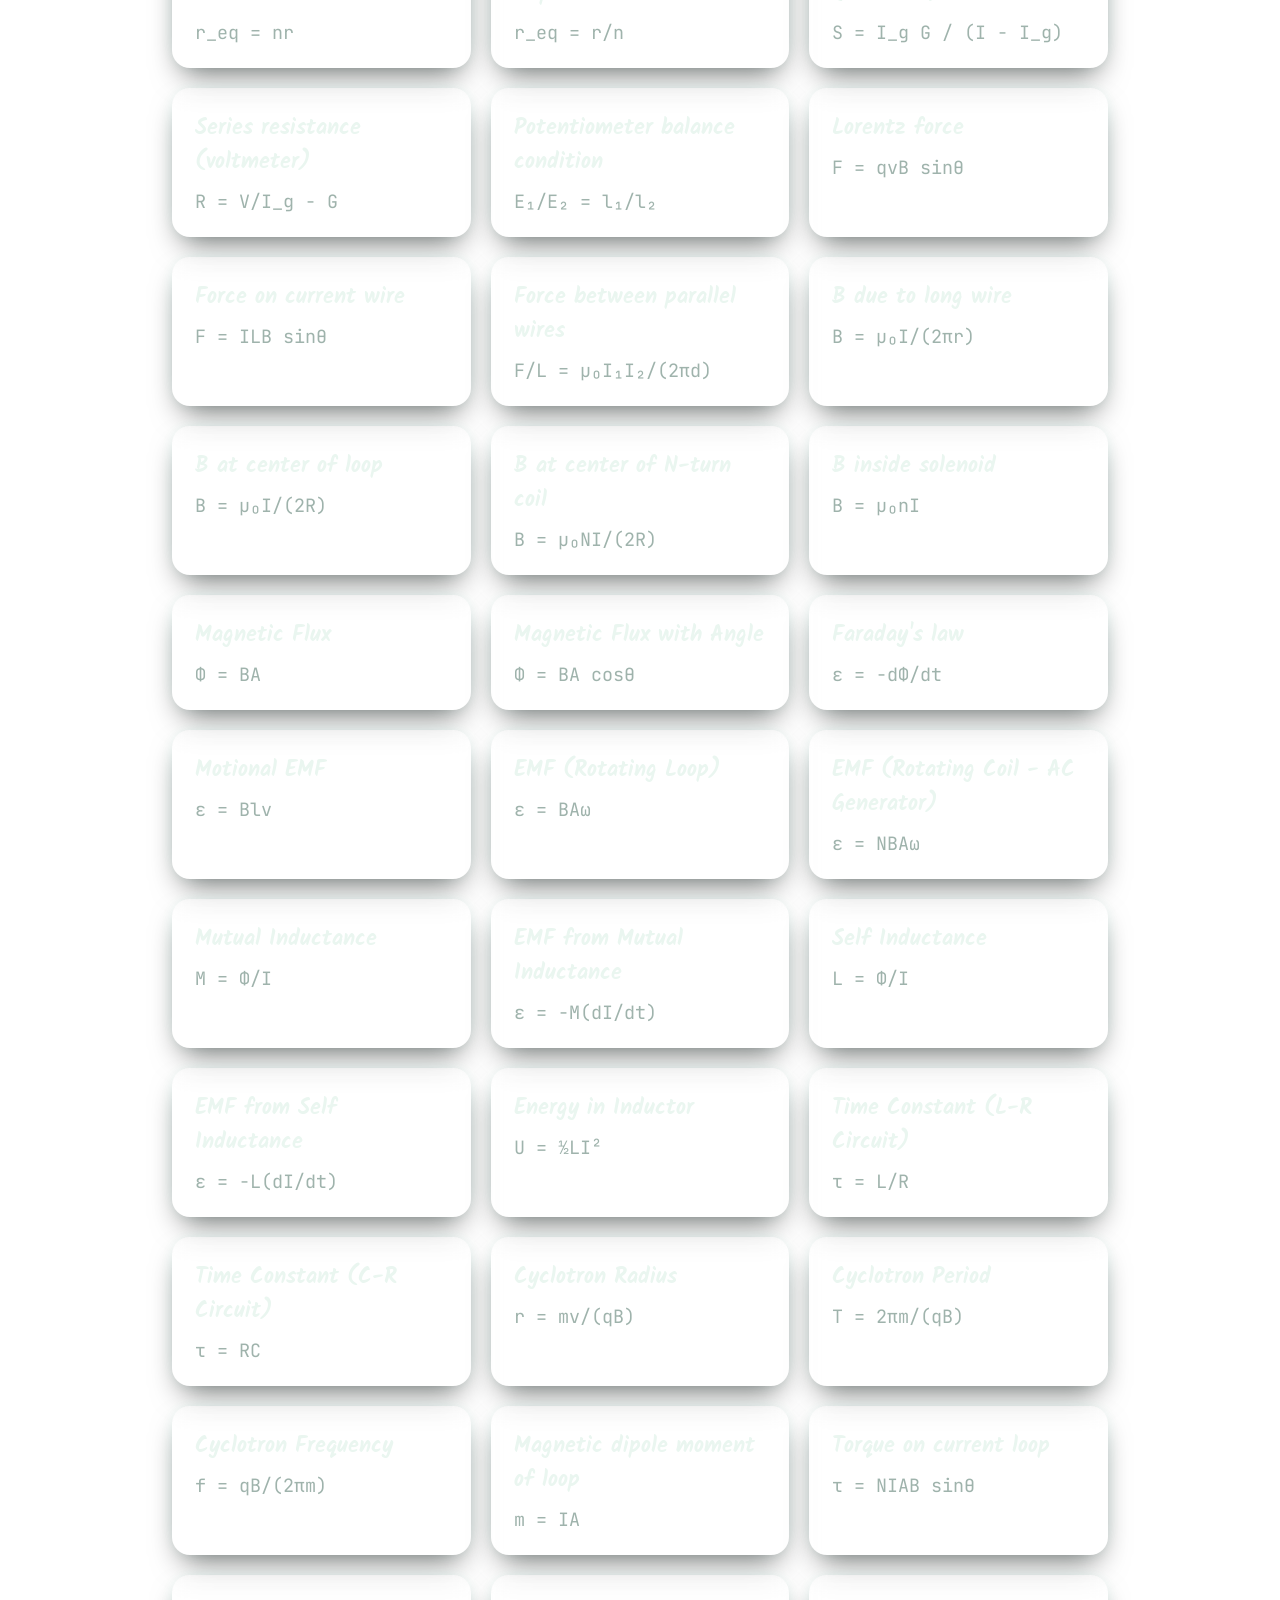
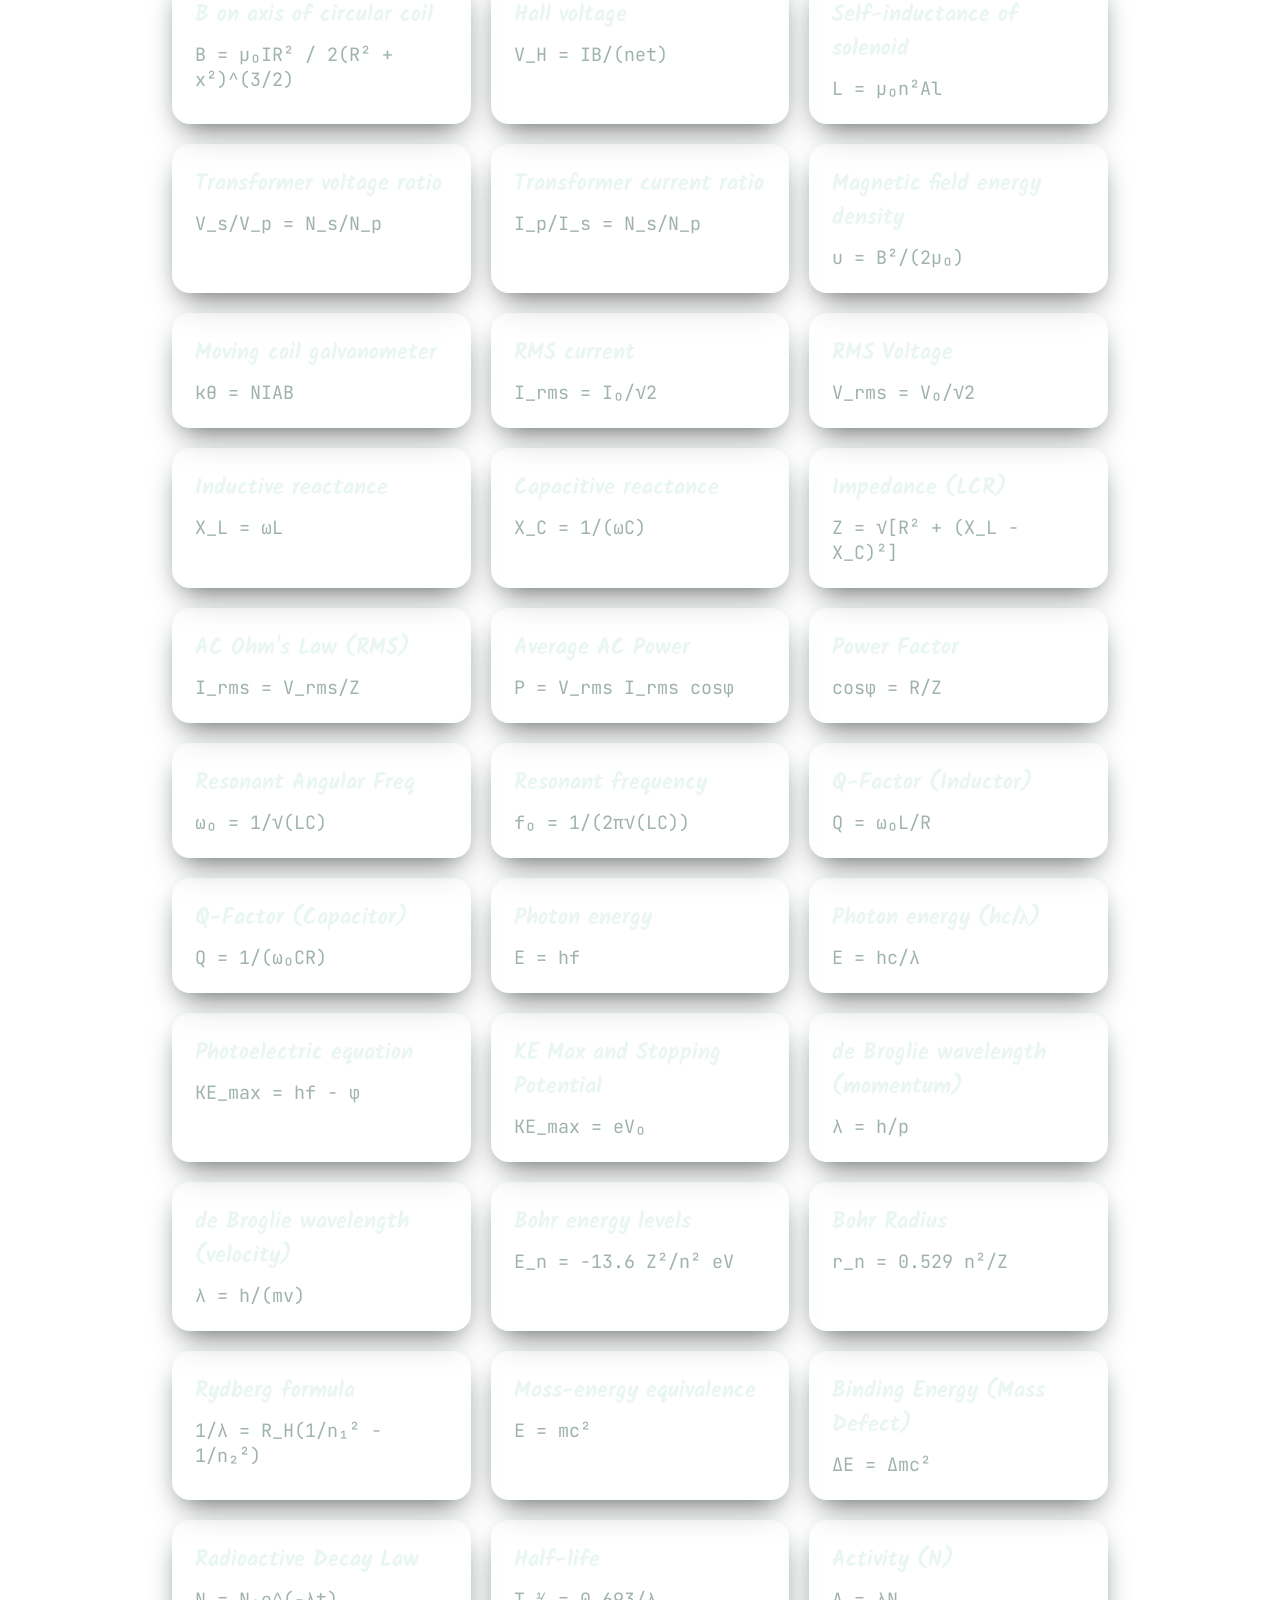
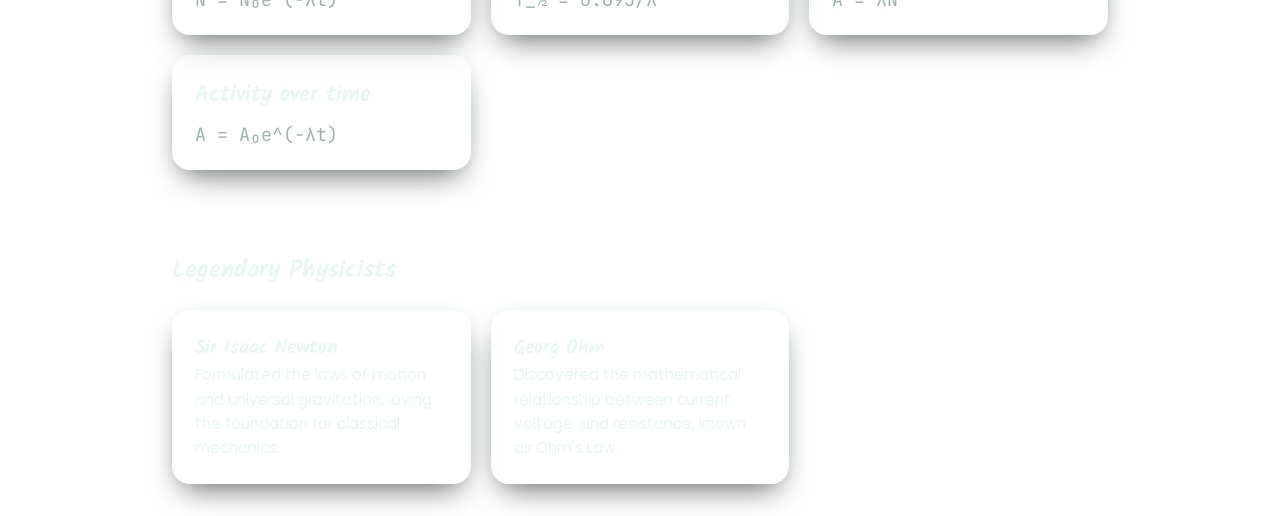
<file: frontend/physics/physics.html>
<!DOCTYPE html>
<html lang="en">
<head>
    <meta charset="UTF-8">
    <meta name="viewport" content="width=device-width, initial-scale=1.0">
    <title>Physics Explorer</title>
    <link rel="icon" type="image/png" sizes="32x32" href="../icons/favicon-32.png">
    <link rel="apple-touch-icon" href="../icons/apple-touch-icon.png">
  <script>
    (function () {
        var saved = localStorage.getItem("flux-theme");
        if (saved !== "light") document.documentElement.setAttribute("data-theme", "dark");
    })();
  </script>
    <link rel="stylesheet" href="physics.css">
    <link rel="stylesheet" href="https://cdnjs.cloudflare.com/ajax/libs/font-awesome/6.0.0/css/all.min.css">
    <link rel="stylesheet" href="../science-bg.css">
</head>
<body data-bg-theme="physics">
    <script src="../science-bg.js"></script>
    <!-- Navigation Bar -->
    <nav class="navbar">
        <div class="logo"><img class="logo-img" src="../icons/logo-mark.png" alt="Friendly Flux logo"> <span data-lang="title">PhysicsLab</span></div>
        <div class="nav-controls">
    <button id="lang-toggle" class="icon-btn">EN / বাংলা</button>
    <div class="theme-switch">
        <button id="theme-light-btn" class="active" aria-label="Light mode"><i class="fa-solid fa-sun"></i></button>
        <button id="theme-dark-btn" aria-label="Dark mode"><i class="fa-solid fa-moon"></i></button>
    </div>
        </div>
    </nav>

    <main class="container">
        <!-- Header Section -->
        <header class="hero">
            <div class="wave-decor" aria-hidden="true">
                <svg viewBox="0 0 220 90" xmlns="http://www.w3.org/2000/svg">
                    <path class="wave-path" d="M0 45 Q 18 5, 36 45 T 72 45 T 108 45 T 144 45 T 180 45 T 216 45" />
                </svg>
                <span class="orbit-dot dot1"></span>
                <span class="orbit-dot dot2"></span>
            </div>
            <h1 data-lang="heroTitle">Explore the Laws of Universe</h1>
            <p data-lang="heroSub">Search and calculate complex physics formulas instantly.</p>
        </header>

        <!-- Mode Switcher Tabs -->
        <div class="mode-tabs">
            <button id="tab-basic" class="tab-btn active" data-lang="tabBasic">Basic Formulas</button>
            <button id="tab-smart" class="tab-btn" data-lang="tabSmart">Smart AI Solver</button>
        </div>

        <!-- ========================================== -->
        <!-- 1. Basic Mode                              -->
        <!-- ========================================== -->
        <div id="basic-mode-container">
            <div class="search-box" style="margin-bottom: 2rem;">
                <i class="fa-solid fa-magnifying-glass"></i>
                <input type="text" id="search-input" data-placeholder="searchPlaceholder" placeholder="Search formulas (e.g., Force, বেগ)...">
            </div>

            <!-- Formula Grid -->
            <section class="formula-section">
                <h2 data-lang="availableFormulas">Available Formulas</h2>
                <div id="formula-grid" class="grid">
                    <!-- Cards will be injected by JS -->
                </div>
            </section>
        </div>

        <!-- ========================================== -->
        <!-- 2. Smart AI Solver Mode                    -->
        <!-- ========================================== -->
        <div id="smart-mode-container" class="hidden">
            <div class="smart-card">
                <h3 data-lang="smartTitle">Smart Physics Solver</h3>
                
                <!-- Custom Popup Target Variable Select -->
                <div class="input-group" style="margin-bottom: 20px;">
                    <label data-lang="smartTargetLabel">What do you want to find?</label>
                    
                    <!-- Hidden input to store actual selected value for calculations -->
                    <input type="hidden" id="smart-target" value="">
                    
                    <!-- Trigger Button for the Popup -->
                    <button type="button" id="smart-target-trigger" class="custom-input custom-select-trigger" data-modal="target-options">
                        <span id="smart-target-text" data-lang="targetDefault">-- Select Target --</span>
                        <i class="fa-solid fa-chevron-down"></i>
                    </button>
                </div>

                <!-- Known Values Container -->
                <div style="margin-bottom: 15px;">
                    <label data-lang="smartKnownLabel">Add known values:</label>
                    <div id="smart-known-values">
                        <!-- JS will inject inputs here -->
                    </div>
                </div>
                
                <!-- Add Variable Button -->
                <button id="btn-add-var" class="secondary-btn" data-lang="addVarBtn">
                    + Add Value
                </button>
                
                <!-- Calculate Button -->
                <button id="btn-solve-smart" class="primary-btn" data-lang="solveBtn">
                    Calculate Result
                </button>
                
                <!-- Result Display Area -->
                <div id="smart-result-display"></div>
            </div>
        </div>

        <!-- ========================================== -->
        <!-- Dynamic Calculator Area (Old Pop-up)       -->
        <!-- ========================================== -->
        <section id="calculator-section" class="calculator-panel hidden">
            <div class="calc-header">
                <h3 id="calc-title">Formula Name</h3>
                <button id="close-calc" class="icon-btn"><i class="fa-solid fa-xmark"></i></button>
            </div>
            <div id="dynamic-inputs" class="input-grid"></div>
            <button id="calculate-btn" class="primary-btn" data-lang="calcBtn">Calculate Result</button>
            <div id="result-display" class="result-box"></div>
        </section>

        <!-- Extra Content: Scientists -->
        <section class="info-section">
            <h2 data-lang="scientistTitle">Legendary Physicists</h2>
            <div class="grid info-grid">
                <div class="info-card">
                    <h3>Sir Isaac Newton</h3>
                    <p data-lang="newtonBio">Formulated the laws of motion and universal gravitation, laying the foundation for classical mechanics.</p>
                </div>
                <div class="info-card">
                    <h3>Georg Ohm</h3>
                    <p data-lang="ohmBio">Discovered the mathematical relationship between current, voltage, and resistance, known as Ohm's Law.</p>
                </div>
            </div>
        </section>

        <!-- ========================================== -->
        <!-- Generic Custom Select Modal (Popup)        -->
        <!-- ========================================== -->
        <div id="custom-select-modal" class="custom-modal-overlay hidden">
            <div class="custom-modal-content">
                <div class="calc-header" style="margin-bottom: 10px; border-bottom: 2px dashed var(--primary); padding-bottom: 10px;">
                    <h3 id="custom-modal-title">Select Option</h3>
                    <button id="close-select-modal" class="icon-btn" style="border: none; background: transparent;"><i class="fa-solid fa-xmark"></i></button>
                </div>
      <!-- এই নতুন সার্চ বারটি এখানে যোগ করা হলো -->
                <div style="padding: 5px 0 15px 0;">
                    <input type="text" id="modal-search-input" class="custom-input" placeholder="Search target..." style="width: 100%; border-radius: 8px;">
                </div>
        
                <ul id="custom-modal-options" class="custom-option-list">
                    <!-- Options injected via JS -->
                </ul>
            </div>
        </div>
      <div id="variable-info-modal" class="custom-modal-overlay hidden">
    <div class="custom-modal-content">
        <h3 id="variable-info-title" style="margin-bottom: 15px;"></h3>
        <div id="variable-info-body" style="overflow-y: auto; flex: 1;"></div>
        <button id="variable-info-ok" class="primary-btn" style="margin-top: 15px;">OK</button>
        <button id="variable-info-change" class="secondary-btn">Target Change</button>
    </div>
      </div>

    </main>
    
    <!-- Scripts Loading in Order -->
    <script src="lang.js"></script>
    <script src="../shared.js"></script>
    <script src="physics.js"></script>
</body>
</html>
</file>
<file: frontend/style.css>
/* ==========================================================
   Friendly Flux — style.css
   Theme concept: "Blueprint of the Universe"
   Light = graph-paper notebook, Dark = deep-space constellation
   ========================================================== */

@import url('https://fonts.googleapis.com/css2?family=Space+Grotesk:wght@500;600;700&family=Inter:wght@300;400;600;700&family=JetBrains+Mono:wght@500;600&display=swap');

/* ---------- Theme tokens ---------- */
:root {
    --bg: #eef2f9;
    --bg-alt: #ffffff;
    --grid-line: rgba(37, 99, 235, 0.07);
    --ink: #16213e;
    --ink-soft: #52607e;
    --accent: #2563eb;
    --accent-2: #06b6d4;
    --gold: #b45309;
    --card-bg: rgba(255, 255, 255, 0.86);
    --card-border: rgba(22, 33, 62, 0.08);
    --shadow: 0 20px 34px rgba(22, 33, 62, 0.10);
    --nav-bg: rgba(255, 255, 255, 0.75);
    --formula-bg: #16213e;
    --formula-text: #7dd3fc;
    --hero-overlay: rgba(9, 13, 28, 0.86);

    --font-display: 'Space Grotesk', 'Inter', sans-serif;
    --font-body: 'Inter', sans-serif;
    --font-mono: 'JetBrains Mono', monospace;
}

:root[data-theme="dark"] {
    --bg: #070a14;
    --bg-alt: #0d1326;
    --grid-line: rgba(125, 211, 252, 0.05);
    --ink: #eaf0fb;
    --ink-soft: #93a2c9;
    --accent: #38bdf8;
    --accent-2: #a78bfa;
    --gold: #fbbf24;
    --card-bg: rgba(15, 22, 43, 0.72);
    --card-border: rgba(125, 211, 252, 0.14);
    --shadow: 0 24px 40px rgba(0, 0, 0, 0.45);
    --nav-bg: rgba(7, 10, 20, 0.65);
    --formula-bg: #050810;
    --formula-text: #7dd3fc;
    --hero-overlay: rgba(3, 5, 12, 0.82);
}

/* ---------- Reset ---------- */
* {
    margin: 0;
    padding: 0;
    box-sizing: border-box;
    font-family: var(--font-body);
}

html {
    scroll-behavior: smooth;
}

body {
    background-color: var(--bg);
    color: var(--ink);
    background-image:
        linear-gradient(var(--grid-line) 1px, transparent 1px),
        linear-gradient(90deg, var(--grid-line) 1px, transparent 1px);
    background-size: 42px 42px;
    transition: background-color 0.5s ease, color 0.5s ease;
}

h1, h2, h3, .logo, .stat-number {
    font-family: var(--font-display);
}

/* ---------- Navbar ---------- */
.navbar {
    display: flex;
    justify-content: space-between;
    align-items: center;
    padding: 1rem 5%;
    background-color: var(--nav-bg);
    backdrop-filter: blur(14px);
    -webkit-backdrop-filter: blur(14px);
    box-shadow: 0 2px 16px rgba(15, 23, 42, 0.08);
    position: sticky;
    top: 0;
    z-index: 100;
    transition: background-color 0.5s ease;
}

.logo {
    font-size: 1.4rem;
    font-weight: 700;
    background: linear-gradient(135deg, var(--accent), var(--accent-2));
    -webkit-background-clip: text;
    background-clip: text;
    color: transparent;
    display: flex;
    align-items: center;
    gap: 12px;
}

.nav-links {
    list-style: none;
    display: flex;
    gap: 2rem;
}

.nav-links a {
    text-decoration: none;
    color: var(--ink);
    font-weight: 600;
    position: relative;
    transition: color 0.3s;
}

.nav-links a::after {
    content: "";
    position: absolute;
    left: 0;
    bottom: -4px;
    width: 0;
    height: 2px;
    background: linear-gradient(90deg, var(--accent), var(--accent-2));
    transition: width 0.3s ease;
}

.nav-links a:hover {
    color: var(--accent);
}

.nav-links a:hover::after {
    width: 100%;
}

/* ---------- Theme toggle switch ---------- */
.theme-toggle {
    position: relative;
    width: 56px;
    height: 30px;
    border-radius: 999px;
    border: 1px solid var(--card-border);
    background: var(--bg-alt);
    cursor: pointer;
    display: flex;
    align-items: center;
    padding: 0 7px;
    justify-content: space-between;
    box-shadow: inset 0 1px 4px rgba(0,0,0,0.12);
}

.theme-toggle i {
    font-size: 0.75rem;
    z-index: 1;
}

.sun-icon { color: #d97706; }
.moon-icon { color: #94a3c4; }

.toggle-knob {
    position: absolute;
    top: 3px;
    left: 3px;
    width: 22px;
    height: 22px;
    border-radius: 50%;
    background: linear-gradient(135deg, var(--accent), var(--accent-2));
    transition: transform 0.4s cubic-bezier(0.65, 0, 0.35, 1);
    box-shadow: 0 2px 8px rgba(37, 99, 235, 0.5);
}

:root[data-theme="dark"] .toggle-knob {
    transform: translateX(26px);
}

/* ---------- Hero ---------- */
.hero {
    min-height: 86vh;
    position: relative;
    display: flex;
    align-items: center;
    justify-content: center;
    text-align: center;
    color: #f1f5f9;
    padding: 0 20px;
    overflow: hidden;
    background:
        linear-gradient(var(--hero-overlay), var(--hero-overlay)),
        radial-gradient(circle at 20% 20%, rgba(56, 189, 248, 0.25), transparent 45%),
        radial-gradient(circle at 80% 70%, rgba(167, 139, 250, 0.22), transparent 45%),
        #0a0e1a;
}

#constellation {
    position: absolute;
    inset: 0;
    width: 100%;
    height: 100%;
    z-index: 0;
}

.hero-symbols {
    position: absolute;
    inset: 0;
    z-index: 1;
    pointer-events: none;
    overflow: hidden;
}

.hero-symbols span {
    position: absolute;
    bottom: -10%;
    font-family: var(--font-mono);
    color: rgba(125, 211, 252, 0.18);
    font-size: 2.2rem;
    animation: floatUp linear infinite;
}

.hero-symbols span:nth-child(1)  { left: 4%;  font-size: 1.6rem; animation-duration: 17s; animation-delay: 0s; }
.hero-symbols span:nth-child(2)  { left: 14%; font-size: 2.6rem; animation-duration: 21s; animation-delay: 2s; }
.hero-symbols span:nth-child(3)  { left: 24%; font-size: 1.8rem; animation-duration: 15s; animation-delay: 4s; }
.hero-symbols span:nth-child(4)  { left: 36%; font-size: 2.1rem; animation-duration: 19s; animation-delay: 1s; }
.hero-symbols span:nth-child(5)  { left: 48%; font-size: 1.4rem; animation-duration: 16s; animation-delay: 6s; }
.hero-symbols span:nth-child(6)  { left: 58%; font-size: 1.5rem; animation-duration: 23s; animation-delay: 3s; }
.hero-symbols span:nth-child(7)  { left: 68%; font-size: 2.3rem; animation-duration: 18s; animation-delay: 5s; }
.hero-symbols span:nth-child(8)  { left: 76%; font-size: 1.7rem; animation-duration: 20s; animation-delay: 0.5s; }
.hero-symbols span:nth-child(9)  { left: 84%; font-size: 1.4rem; animation-duration: 14s; animation-delay: 7s; }
.hero-symbols span:nth-child(10) { left: 92%; font-size: 1.9rem; animation-duration: 22s; animation-delay: 2.5s; }
.hero-symbols span:nth-child(11) { left: 10%; font-size: 1.3rem; animation-duration: 24s; animation-delay: 9s; }
.hero-symbols span:nth-child(12) { left: 64%; font-size: 1.3rem; animation-duration: 13s; animation-delay: 8s; }

@keyframes floatUp {
    0%   { transform: translateY(0) rotate(0deg); opacity: 0; }
    10%  { opacity: 1; }
    90%  { opacity: 1; }
    100% { transform: translateY(-115vh) rotate(20deg); opacity: 0; }
}

.hero-content {
    position: relative;
    z-index: 2;
    max-width: 720px;
}

.hero h1 {
    font-size: 3.4rem;
    line-height: 1.15;
    margin-bottom: 22px;
    display: flex;
    flex-direction: column;
    gap: 4px;
}

.hero h1 span {
    background: linear-gradient(135deg, #ffffff, #93c5fd 60%, #38bdf8);
    -webkit-background-clip: text;
    background-clip: text;
    color: transparent;
    opacity: 0;
    transform: translateY(30px);
    animation: wordReveal 0.9s cubic-bezier(0.2, 0.9, 0.3, 1) forwards;
}

.hero h1 span:nth-child(2) { animation-delay: 0.22s; }

@keyframes wordReveal {
    to { opacity: 1; transform: translateY(0); }
}

.hero p {
    font-size: 1.15rem;
    max-width: 600px;
    margin: 0 auto 32px;
    line-height: 1.65;
    color: #cbd5e1;
    opacity: 0;
    animation: fadeIn 0.9s ease forwards;
    animation-delay: 0.6s;
}

@keyframes fadeIn {
    to { opacity: 1; }
}

.cta-btn {
    padding: 15px 32px;
    background: linear-gradient(135deg, var(--accent), var(--accent-2));
    color: white;
    text-decoration: none;
    font-weight: 600;
    border-radius: 999px;
    display: inline-flex;
    align-items: center;
    gap: 12px;
    box-shadow: 0 10px 30px -10px rgba(37, 99, 235, 0.6);
    position: relative;
    overflow: hidden;
    opacity: 0;
    animation: fadeIn 0.9s ease forwards;
    animation-delay: 0.85s;
    transition: transform 0.3s, box-shadow 0.3s, gap 0.3s;
}

.cta-btn i {
    transition: transform 0.3s;
}

.cta-btn:hover {
    transform: translateY(-3px);
    gap: 16px;
    box-shadow: 0 16px 36px -10px rgba(14, 165, 233, 0.7);
}

.cta-btn:hover i {
    transform: translateY(3px);
}

.scroll-cue {
    position: absolute;
    bottom: 26px;
    left: 50%;
    transform: translateX(-50%);
    width: 24px;
    height: 38px;
    border: 2px solid rgba(226, 232, 240, 0.5);
    border-radius: 14px;
    z-index: 2;
}

.scroll-cue span {
    display: block;
    width: 4px;
    height: 8px;
    margin: 6px auto 0;
    border-radius: 2px;
    background: var(--accent-2);
    animation: scrollCue 1.8s ease infinite;
}

@keyframes scrollCue {
    0%   { transform: translateY(0); opacity: 1; }
    70%  { opacity: 0; }
    100% { transform: translateY(14px); opacity: 0; }
}

/* ---------- Stats strip ---------- */
.stats-strip {
    display: flex;
    flex-wrap: wrap;
    justify-content: center;
    gap: clamp(2rem, 8vw, 6rem);
    padding: 3rem 5%;
    background: var(--bg-alt);
    border-bottom: 1px solid var(--card-border);
}

.stat {
    text-align: center;
}

.stat-number {
    display: block;
    font-size: 2.6rem;
    font-weight: 700;
    background: linear-gradient(135deg, var(--accent), var(--accent-2));
    -webkit-background-clip: text;
    background-clip: text;
    color: transparent;
}

.stat-label {
    font-size: 0.9rem;
    color: var(--ink-soft);
    font-weight: 600;
}

/* ---------- Common Section Styles ---------- */
.section-container {
    padding: 5rem 5%;
    text-align: center;
}

.section-title {
    font-size: 2.4rem;
    margin-bottom: 10px;
    color: var(--ink);
}

.section-subtitle {
    font-size: 1.05rem;
    color: var(--ink-soft);
    margin-bottom: 2.5rem;
}

.bg-light {
    background-color: var(--bg-alt);
}

/* ---------- Card Grid ---------- */
.card-grid {
    display: grid;
    grid-template-columns: repeat(auto-fit, minmax(280px, 1fr));
    gap: 28px;
    margin-top: 40px;
}

/* ---------- Subject Cards ---------- */
.subject-card {
    background: var(--card-bg);
    backdrop-filter: blur(6px);
    padding: 44px 24px;
    border-radius: 16px;
    text-decoration: none;
    color: var(--ink);
    box-shadow: var(--shadow);
    border: 1px solid var(--card-border);
    border-top: 4px solid transparent;
    position: relative;
    overflow: hidden;
    transform-style: preserve-3d;
    transition: transform 0.25s ease, box-shadow 0.25s ease;
    will-change: transform;
}

.subject-card::after {
    content: "";
    position: absolute;
    inset: 0;
    background: radial-gradient(circle at 50% 0%, currentColor, transparent 70%);
    opacity: 0;
    transition: opacity 0.35s;
    pointer-events: none;
}

.subject-card:hover::after { opacity: 0.08; }

.subject-card:hover {
    box-shadow: 0 24px 40px rgba(0,0,0,0.16);
}

.math-card { border-top-color: #eab308; color: #b45309; }
.physics-card { border-top-color: #ef4444; color: #b91c1c; }
.chemistry-card { border-top-color: #22c55e; color: #15803d; }

:root[data-theme="dark"] .math-card { color: #facc15; }
:root[data-theme="dark"] .physics-card { color: #f87171; }
:root[data-theme="dark"] .chemistry-card { color: #4ade80; }

.subject-card h3, .subject-card p { color: var(--ink); }

.icon {
    font-size: 3rem;
    margin-bottom: 20px;
    color: var(--accent);
    display: inline-block;
    animation: iconFloat 4s ease-in-out infinite;
}

@keyframes iconFloat {
    0%, 100% { transform: translateY(0); }
    50% { transform: translateY(-6px); }
}

.subject-card:hover .icon { animation-play-state: paused; transform: scale(1.15) rotate(-4deg); }

.math-card .icon { color: #eab308; }
.physics-card .icon { color: #ef4444; }
.chemistry-card .icon { color: #22c55e; }

.subject-card h3 {
    font-size: 1.7rem;
    margin-bottom: 8px;
}

/* ---------- Filter bar ---------- */
.filter-bar {
    display: inline-flex;
    gap: 6px;
    padding: 6px;
    background: var(--bg);
    border: 1px solid var(--card-border);
    border-radius: 999px;
    margin-bottom: 20px;
    position: relative;
}

.filter-chip {
    border: none;
    background: transparent;
    color: var(--ink-soft);
    font-weight: 600;
    font-family: var(--font-body);
    padding: 9px 20px;
    border-radius: 999px;
    cursor: pointer;
    position: relative;
    z-index: 1;
    transition: color 0.3s ease;
}

.filter-chip.active {
    color: #fff;
}

.filter-pill {
    position: absolute;
    top: 6px;
    left: 6px;
    height: calc(100% - 12px);
    border-radius: 999px;
    background: linear-gradient(135deg, var(--accent), var(--accent-2));
    transition: transform 0.35s cubic-bezier(0.65, 0, 0.35, 1), width 0.35s cubic-bezier(0.65, 0, 0.35, 1);
    z-index: 0;
}

/* ---------- Scientist Cards ---------- */
.scientist-card {
    background: var(--card-bg);
    padding: 28px;
    border-radius: 14px;
    box-shadow: var(--shadow);
    text-align: left;
    border: 1px solid var(--card-border);
    position: relative;
    overflow: hidden;
    transition: transform 0.35s ease, box-shadow 0.35s ease, border-color 0.35s ease;
}

.scientist-card::before {
    content: attr(data-subject);
    position: absolute;
    top: 14px;
    right: -34px;
    transform: rotate(45deg);
    width: 130px;
    text-align: center;
    font-size: 0.65rem;
    font-weight: 700;
    letter-spacing: 0.03em;
    text-transform: capitalize;
    padding: 3px 0;
    color: #fff;
    opacity: 0.85;
}

.scientist-card[data-subject="physics"]::before { background: #ef4444; }
.scientist-card[data-subject="chemistry"]::before { background: #22c55e; }
.scientist-card[data-subject="math"]::before { background: #eab308; }

.scientist-card:hover {
    transform: translateY(-6px);
    border-color: var(--accent);
    box-shadow: 0 20px 34px -14px rgba(37, 99, 235, 0.35);
}

.scientist-name {
    font-family: var(--font-display);
    font-size: 1.3rem;
    font-weight: 700;
    margin-bottom: 4px;
    color: var(--ink);
    padding-right: 40px;
}

.scientist-field {
    color: var(--accent);
    font-weight: 600;
    font-size: 0.85rem;
    margin-bottom: 14px;
}

.scientist-card p {
    color: var(--ink-soft);
    font-size: 0.92rem;
    line-height: 1.55;
}

.formula-box {
    background: var(--formula-bg);
    color: var(--formula-text);
    padding: 14px;
    border-radius: 8px;
    font-family: var(--font-mono);
    font-size: 1.1rem;
    text-align: center;
    margin-top: 15px;
    box-shadow: inset 0 0 0 1px rgba(125, 211, 248, 0.15);
    transition: box-shadow 0.3s ease;
    position: relative;
}

.scientist-card:hover .formula-box {
    box-shadow: inset 0 0 0 1px rgba(125, 211, 248, 0.4), 0 0 22px -4px rgba(56, 189, 248, 0.5);
}

/* ---------- Scroll reveal ---------- */
.reveal {
    opacity: 0;
    transform: translateY(28px);
    transition: opacity 0.7s ease, transform 0.7s ease;
}

.reveal.in-view {
    opacity: 1;
    transform: translateY(0);
}

.card-grid .reveal:nth-child(1) { transition-delay: 0s; }
.card-grid .reveal:nth-child(2) { transition-delay: 0.08s; }
.card-grid .reveal:nth-child(3) { transition-delay: 0.16s; }
.card-grid .reveal:nth-child(4) { transition-delay: 0.24s; }
.card-grid .reveal:nth-child(5) { transition-delay: 0.32s; }
.card-grid .reveal:nth-child(6) { transition-delay: 0.4s; }

/* ---------- Footer ---------- */
footer {
    background-color: var(--formula-bg);
    color: #cbd5e1;
    text-align: center;
    padding: 22px;
    margin-top: 20px;
}

/* 📱 Mobile Responsive Layout */
@media (max-width: 768px) {
    .navbar {
        flex-wrap: wrap;
        justify-content: center;
        padding: 15px;
        gap: 12px;
    }

    .logo {
        white-space: nowrap;
        font-size: 1.3rem;
    }

    .nav-links {
        display: flex;
        flex-wrap: wrap;
        justify-content: center;
        gap: 15px;
        width: 100%;
        order: 3;
    }

    .hero h1 {
        font-size: 2.1rem;
    }

    .hero p {
        font-size: 1rem;
        padding: 0 10px;
    }

    .stats-strip {
        gap: 2rem;
    }

    .scientist-card::before {
        font-size: 0.6rem;
    }
}

@media (prefers-reduced-motion: reduce) {
    *, *::before, *::after {
        animation-duration: 0.01ms !important;
        animation-iteration-count: 1 !important;
        transition-duration: 0.01ms !important;
        scroll-behavior: auto !important;
    }

    .hero h1 span, .hero p, .cta-btn {
        opacity: 1;
        transform: none;
    }
}

.logo-img {
    width: 40px;
    height: 40px;
    object-fit: contain;
    flex-shrink: 0;
    -webkit-text-fill-color: initial;
    filter: drop-shadow(0 0 6px rgba(168, 85, 247, 0.55));
}
</file>
<file: frontend/chemistry/chemistry.css>
/* ==========================================================================
   ChemLab — Friendly Flux · Chemistry Module
   Redesign: glass surfaces, teal↔violet reaction palette, dual theme.
   Fonts are assigned by content role, not decoration:
     Orbitron        → brand mark only
     Space Grotesk   → headings, controls, labels
     Plus Jakarta Sans → body copy
     JetBrains Mono  → formulas, values, results (this is data, so it reads like data)
     Lora            → chemist bios (editorial/biography feel)
   ========================================================================== */

@import url('https://fonts.googleapis.com/css2?family=Orbitron:wght@700;800&family=Space+Grotesk:wght@500;600;700&family=Plus+Jakarta+Sans:wght@400;500;600;700&family=JetBrains+Mono:wght@400;500;700&family=Lora:ital,wght@0,500;1,500&display=swap');

:root {
    --bg-color: #f6f5ff;
    --bg-alt: #ecebfb;
    --nav-bg: rgba(255, 255, 255, 0.72);
    --text-main: #171423;
    --text-muted: #6b6785;
    --primary: #0d9488;
    --secondary: #7c3aed;
    --primary-hover: #0f766e;
    --card-bg: rgba(255, 255, 255, 0.72);
    --card-border: rgba(124, 58, 237, 0.16);
    --border: #e4e0f5;
    --shadow: 0 10px 30px -12px rgba(76, 29, 149, 0.22);
    --glow: 0 0 0 rgba(0, 0, 0, 0);
    --gradient: linear-gradient(135deg, var(--primary), var(--secondary));
    --radius-sm: 16px;
    --radius-lg: 24px;
    --transition: all 0.3s cubic-bezier(0.4, 0, 0.2, 1);

    --font-display: 'Orbitron', sans-serif;
    --font-heading: 'Space Grotesk', sans-serif;
    --font-body: 'Plus Jakarta Sans', sans-serif;
    --font-mono: 'JetBrains Mono', monospace;
    --font-serif: 'Lora', serif;
}

[data-theme="dark"] {
    --bg-color: #08070f;
    --bg-alt: #0d0b1a;
    --nav-bg: rgba(13, 11, 26, 0.68);
    --text-main: #f3f1ff;
    --text-muted: #9691b8;
    --primary: #2dd4bf;
    --secondary: #a78bfa;
    --primary-hover: #5eead4;
    --card-bg: rgba(23, 20, 38, 0.62);
    --card-border: rgba(167, 139, 250, 0.24);
    --border: #221f38;
    --shadow: 0 12px 34px -10px rgba(0, 0, 0, 0.6);
    --glow: 0 0 22px rgba(45, 212, 191, 0.2);
}

* { box-sizing: border-box; margin: 0; padding: 0; -webkit-tap-highlight-color: transparent; }
html { scroll-behavior: smooth; }
button, input, textarea, select { font-family: inherit; }

body {
    background: radial-gradient(circle at 12% -10%, var(--bg-alt), var(--bg-color) 55%);
    color: var(--text-main);
    font-family: var(--font-body);
    transition: background 0.4s ease, color 0.4s ease;
    min-height: 100vh;
    overflow-x: hidden;
}

a { color: var(--primary); }
:focus-visible { outline: 2px solid var(--primary); outline-offset: 3px; border-radius: 4px; }

/* ---------- Navbar ---------- */
.navbar {
    display: flex; justify-content: space-between; align-items: center;
    padding: 0.9rem 5%; background: var(--nav-bg);
    backdrop-filter: blur(16px); -webkit-backdrop-filter: blur(16px);
    border-bottom: 1px solid var(--card-border);
    position: sticky; top: 0; z-index: 100;
}
.logo {
    font-family: var(--font-display); font-weight: 800; font-size: 1.15rem; letter-spacing: 0.5px;
    display: flex; align-items: center; gap: 10px;
    background: var(--gradient); -webkit-background-clip: text; background-clip: text; color: transparent;
}
.logo i { color: var(--primary); -webkit-text-fill-color: var(--primary); font-size: 1.1rem; }

.nav-controls { display: flex; align-items: center; gap: 10px; }
.icon-btn {
    background: transparent; border: 1px solid var(--card-border); color: var(--text-main);
    padding: 8px 14px; border-radius: 999px; cursor: pointer; transition: var(--transition);
    font-family: var(--font-heading); font-weight: 600; font-size: 0.82rem;
}
.icon-btn:hover { border-color: var(--primary); color: var(--primary); }
.icon-btn:active, .theme-btn:active, .primary-btn:active, .formula-card:active { transform: scale(0.97); }
.icon-btn.small { padding: 6px 10px; }

.theme-switch { display: flex; background: var(--card-bg); border: 1px solid var(--card-border); border-radius: 999px; padding: 3px; }
.theme-btn {
    border: none; background: transparent; width: 32px; height: 32px; border-radius: 50%;
    color: var(--text-muted); cursor: pointer; transition: var(--transition);
    display: flex; align-items: center; justify-content: center;
}
.theme-btn.active { background: var(--gradient); color: #fff; box-shadow: var(--glow); }

/* ---------- Layout ---------- */
.container { max-width: 1040px; margin: 0 auto; padding: 2.5rem 1.5rem 4rem; }

/* ---------- Hero ---------- */
.hero { text-align: center; margin-bottom: 3.5rem; position: relative; isolation: isolate; }
.hero h1 {
    font-family: var(--font-heading); font-weight: 700; font-size: clamp(2rem, 6vw, 3.1rem);
    line-height: 1.15; margin-bottom: 14px;
    background: var(--gradient); -webkit-background-clip: text; background-clip: text; color: transparent;
}
.hero p { color: var(--text-muted); font-size: 1.05rem; margin-bottom: 28px; }

/* Rising-bubble motif on the left, mirroring the orbiting atom on the right —
   reads as "reaction in progress" without competing with the atom-decor. */
.bubble-decor { position: absolute; left: -8px; bottom: -10px; width: 90px; height: 140px; pointer-events: none; z-index: 0; opacity: 0.5; }
.bubble-decor span {
    position: absolute; bottom: -20px; border-radius: 50%;
    border: 1.5px solid var(--primary); background: rgba(13, 148, 136, 0.08);
    animation: bubbleRise 6s ease-in infinite;
}
.bubble-decor span:nth-child(1) { left: 4px; width: 10px; height: 10px; animation-delay: 0s; }
.bubble-decor span:nth-child(2) { left: 26px; width: 16px; height: 16px; animation-delay: 1.4s; border-color: var(--secondary); }
.bubble-decor span:nth-child(3) { left: 12px; width: 7px; height: 7px; animation-delay: 2.6s; }
.bubble-decor span:nth-child(4) { left: 40px; width: 12px; height: 12px; animation-delay: 3.8s; border-color: var(--secondary); }
@keyframes bubbleRise {
    0% { transform: translateY(0) scale(0.6); opacity: 0; }
    15% { opacity: 0.85; }
    100% { transform: translateY(-150px) scale(1.1); opacity: 0; }
}

/* Orbiting-atom motif: one deliberate hero animation, not repeated elsewhere */
.atom-decor { position: absolute; width: 160px; height: 160px; top: -18px; right: -6px; opacity: 0.55; pointer-events: none; z-index: 0; }
.atom-decor .orbit { position: absolute; inset: 0; border: 1.5px solid var(--primary); border-radius: 50%; }
.atom-decor .orbit::after {
    content: ""; position: absolute; top: -3px; left: 50%; width: 6px; height: 6px; margin-left: -3px;
    background: var(--secondary); border-radius: 50%; box-shadow: 0 0 10px var(--secondary);
}
.atom-decor .orbit1 { animation: spin1 7s linear infinite; }
.atom-decor .orbit2 { animation: spin2 10s linear infinite reverse; }
.atom-decor .orbit3 { animation: spin3 13s linear infinite; }
.atom-decor .nucleus {
    position: absolute; top: 50%; left: 50%; width: 13px; height: 13px; margin: -6.5px;
    background: var(--gradient); border-radius: 50%; box-shadow: 0 0 20px var(--primary);
}
@keyframes spin1 { to { transform: rotate(360deg); } }
@keyframes spin2 { from { transform: rotate(55deg); } to { transform: rotate(415deg); } }
@keyframes spin3 { from { transform: rotate(110deg); } to { transform: rotate(470deg); } }

/* ---------- Search ---------- */
.search-box { position: relative; max-width: 480px; margin: 0 auto; z-index: 1; }
.search-box i { position: absolute; left: 18px; top: 50%; transform: translateY(-50%); color: var(--text-muted); }
.search-box input {
    width: 100%; padding: 15px 18px 15px 46px; font-size: 0.98rem;
    border-radius: 999px; border: 1px solid var(--card-border); background: var(--card-bg);
    color: var(--text-main); outline: none; transition: var(--transition); box-shadow: var(--shadow);
}
.search-box input:focus { border-color: var(--primary); box-shadow: 0 0 0 4px rgba(13, 148, 136, 0.18); }

/* ---------- Section headers ---------- */
.section-header { display: flex; align-items: baseline; justify-content: space-between; flex-wrap: wrap; gap: 8px; margin-bottom: 4px; }
.section-header h2 { font-family: var(--font-heading); font-weight: 700; font-size: 1.45rem; position: relative; padding-left: 16px; }
.section-header h2::before { content: ""; position: absolute; left: 0; top: 3px; bottom: 3px; width: 5px; border-radius: 4px; background: var(--gradient); }
.section-badge {
    font-family: var(--font-mono); font-size: 0.78rem; color: var(--text-muted);
    background: var(--card-bg); border: 1px solid var(--card-border); padding: 4px 12px; border-radius: 999px;
}

/* ---------- Grid & Formula cards ---------- */
.grid { display: grid; grid-template-columns: repeat(auto-fill, minmax(230px, 1fr)); gap: 18px; margin-top: 22px; }

.formula-card {
    background: var(--card-bg); border: 1px solid var(--card-border); border-radius: var(--radius-sm);
    padding: 22px 20px; cursor: pointer; transition: var(--transition); text-align: left;
    box-shadow: var(--shadow); backdrop-filter: blur(10px);
}
.formula-card:hover { border-color: var(--primary); background: var(--bg-alt); transform: translateY(-5px); box-shadow: var(--shadow), 0 0 24px -6px rgba(13, 148, 136, 0.4); }
.formula-card h3 { font-family: var(--font-heading); font-size: 1.02rem; color: var(--text-main); margin-bottom: 10px; }
.formula-card p { font-family: var(--font-mono); font-size: 0.92rem; color: var(--primary); font-weight: 500; }

/* ---------- Calculator Panel (larger radius: the active/focal surface) ---------- */
.calculator-panel {
    background: var(--card-bg); border-radius: var(--radius-lg); padding: 28px;
    margin: 34px 0; border: 1px solid var(--primary); box-shadow: var(--shadow), var(--glow);
    backdrop-filter: blur(14px);
}
.hidden { display: none !important; }
.calculator-panel:not(.hidden) { animation: panelIn 0.4s cubic-bezier(0.2, 0.8, 0.2, 1); }
@keyframes panelIn { from { opacity: 0; transform: translateY(14px) scale(0.98); } to { opacity: 1; transform: translateY(0) scale(1); } }

.calc-header { display: flex; justify-content: space-between; align-items: center; border-bottom: 1px solid var(--border); padding-bottom: 16px; margin-bottom: 22px; }
.calc-header h3 { font-family: var(--font-heading); font-size: 1.12rem; }

.input-grid { display: grid; grid-template-columns: repeat(auto-fit, minmax(200px, 1fr)); gap: 16px; margin-bottom: 22px; }
.input-group label { display: block; margin-bottom: 8px; font-family: var(--font-heading); font-weight: 600; font-size: 0.87rem; color: var(--text-muted); }

.custom-input, .input-group input {
    width: 100%; padding: 13px 15px; border-radius: 12px; border: 1px solid var(--border);
    background: var(--bg-color); color: var(--text-main); outline: none;
    font-family: var(--font-mono); font-size: 0.95rem; transition: var(--transition);
}
.custom-input:focus, .input-group input:focus { border-color: var(--primary); box-shadow: 0 0 0 3px rgba(13, 148, 136, 0.18); }

.custom-select-trigger { display: flex; align-items: center; justify-content: space-between; cursor: pointer; text-align: left; font-family: var(--font-heading); font-weight: 500; }
.custom-select-trigger i { color: var(--primary); transition: var(--transition); }
.custom-select-trigger:hover i { transform: translateY(2px); }

.primary-btn {
    width: 100%; padding: 16px; background: var(--gradient); color: #fff; border: none; border-radius: 12px;
    font-family: var(--font-heading); font-size: 1rem; font-weight: 700; cursor: pointer;
    transition: var(--transition); box-shadow: 0 8px 20px -6px rgba(13, 148, 136, 0.4);
}
.primary-btn:hover { filter: brightness(1.08); }
.result-box { margin-top: 22px; font-family: var(--font-mono); font-size: 1.15rem; font-weight: 600; text-align: center; min-height: 30px; color: var(--primary); }

/* ---------- Target-select modal (same radius family as the calculator) ---------- */
/* পুরনো .modal-overlay, .modal-box মুছে এইটুকু বসান */

.modal-overlay {
    position: fixed; 
    inset: 0; 
    background: transparent; /* কালো ছায়া মুছে ফেলা হলো */
    backdrop-filter: none;
    display: none; /* Flex-এর বদলে none */
    z-index: 999;
}

.modal-overlay:not(.hidden) {
    display: block; 
}

.modal-box {
    position: absolute; /* এটি না দিলে ড্রপডাউন বোতামের নিচে আসবে না */
    background: var(--card-bg);
    backdrop-filter: blur(18px);
    border: 1px solid var(--primary); 
    border-radius: 12px;
    max-height: 250px; /* উচ্চতা কিছুটা কমানো হলো যাতে স্ক্রিনের বাইরে না যায় */
    box-shadow: var(--shadow), var(--glow);
    display: flex;
    flex-direction: column;
    overflow: hidden;
    animation: dropDownIn 0.2s cubic-bezier(0.2, 0.8, 0.2, 1);
}

/* ড্রপডাউন অ্যানিমেশন */
@keyframes dropDownIn {
    from { opacity: 0; transform: translateY(-10px); }
    to { opacity: 1; transform: translateY(0); }
}

.modal-header { display: flex; justify-content: space-between; align-items: center; padding: 18px 20px; border-bottom: 1px solid var(--border); }
.modal-header h4 { font-family: var(--font-heading); font-size: 1rem; font-weight: 600; }
.modal-options { list-style: none; overflow-y: auto; padding: 10px; }
.modal-options li {
    display: flex; justify-content: space-between; align-items: center; padding: 13px 14px; margin-bottom: 6px;
    border-radius: 10px; cursor: pointer; transition: var(--transition);
    font-family: var(--font-mono); font-size: 0.92rem; border: 1px solid transparent;
}
.modal-options li:hover { background: var(--bg-alt); }
.modal-options li.selected { border-color: var(--primary); background: rgba(13, 148, 136, 0.1); color: var(--primary); }
.modal-options li .check-icon { opacity: 0; color: var(--primary); transition: var(--transition); }
.modal-options li.selected .check-icon { opacity: 1; }
.modal-options::-webkit-scrollbar { width: 5px; }
.modal-options::-webkit-scrollbar-thumb { background: var(--card-border); border-radius: 4px; }

/* ---------- Info section: editorial serif treatment, distinct from the UI voice ---------- */
.info-section { margin-top: 60px; }
.info-grid { grid-template-columns: repeat(auto-fill, minmax(260px, 1fr)); }
.info-card {
    background: var(--card-bg); border-radius: var(--radius-sm); padding: 26px 26px 22px;
    border: 1px solid var(--card-border); box-shadow: var(--shadow); font-family: var(--font-serif); position: relative;
}
.info-card::before { content: "\201C"; position: absolute; top: 4px; left: 18px; font-size: 2.8rem; color: var(--primary); opacity: 0.25; font-family: Georgia, serif; }
.info-card h3 { font-family: var(--font-heading); font-weight: 700; color: var(--primary); margin-bottom: 10px; font-size: 1.03rem; }
.info-card p { color: var(--text-muted); font-style: italic; line-height: 1.65; }

/* ---------- Footer ---------- */
.footer { text-align: center; margin-top: 56px; padding-top: 22px; border-top: 1px solid var(--border); }
.footer p { font-family: var(--font-mono); font-size: 0.78rem; color: var(--text-muted); }

@media (max-width: 560px) {
    .atom-decor { width: 100px; height: 100px; top: -8px; right: -18px; opacity: 0.4; }
    .navbar { padding: 0.8rem 4%; }
}

@media (prefers-reduced-motion: reduce) {
    * { animation-duration: 0.001ms !important; animation-iteration-count: 1 !important; transition-duration: 0.001ms !important; }
}

.logo-img {
    width: 38px;
    height: 38px;
    object-fit: contain;
    flex-shrink: 0;
    -webkit-text-fill-color: initial;
    filter: drop-shadow(0 0 6px rgba(168, 85, 247, 0.55));
}
</file>
<file: frontend/science-bg.css>
/* ==========================================================================
   Friendly Flux — Ambient Science Background (shared layer)
   Keeps the canvas behind existing content without altering any layout
   logic: every existing top-level section is simply lifted into its own
   stacking context above the canvas.
   ========================================================================== */
#science-bg-canvas {
    position: fixed;
    inset: 0;
    width: 100vw;
    height: 100vh;
    z-index: 0;
    pointer-events: none;
    display: block;
}

body > *:not(#science-bg-canvas) {
    position: relative;
    z-index: 1;
}
</file>
<file: frontend/physics/physics.css>
/* ==========================================================================
   PHYSICSLAB — "Chalkboard Lab Notebook" theme
   Handwritten chalk voice for chrome/headings + monospace for formulas/values
   ========================================================================== */

@import url('https://fonts.googleapis.com/css2?family=Kalam:wght@400;700&family=Poppins:wght@400;500;600&family=JetBrains+Mono:wght@400;500;700&display=swap');


:root {
    /* ---- LIGHT MODE: daylight classroom (sky → chalk-dust cream) ---- */
    --bg-grad:
        radial-gradient(900px 500px at 12% -8%, rgba(255,255,255,0.65), transparent 60%),
        radial-gradient(700px 500px at 100% 10%, rgba(255,210,120,0.18), transparent 55%),
        linear-gradient(165deg, #DCEEFF 0%, #EAF0FF 45%, #FFF6E5 100%);
    --nav-bg: linear-gradient(120deg, rgba(255,255,255,0.8), rgba(220,238,255,0.55));
    --ink: #1F2933;
    --ink-muted: #5B6B79;

    --accent-1: linear-gradient(135deg, #2F6FED 0%, #16C79A 100%);   /* blue → teal   */
    --accent-2: linear-gradient(135deg, #FF9A3D 0%, #FFD24C 100%);   /* amber (warm)  */
    --accent-3: linear-gradient(135deg, #16C79A 0%, #7BE0C1 100%);   /* teal → mint   */
    --accent-flat: #2F6FED; /* solid fallback for text/icons that can't clip a gradient */

    --surface: linear-gradient(155deg, rgba(255,255,255,0.88), rgba(255,255,255,0.55));
    --surface-solid: #ffffff;
    --input-bg: rgba(255,255,255,0.65);
    --line: rgba(31,41,51,0.14);
    --shadow: 0 14px 34px -14px rgba(47,111,237,0.28);
    --card-shadow: 0 10px 26px -14px rgba(31,41,51,0.35);
    --danger-grad: linear-gradient(135deg, #FF6B6B, #FFA36B);
    --transition: all 0.35s cubic-bezier(0.22, 0.61, 0.36, 1);
}

[data-theme="dark"] {
    /* ---- DARK MODE: blackboard slate, chalk-neon accents ---- */
    --bg-grad:
        radial-gradient(900px 500px at 15% -10%, rgba(0,224,184,0.08), transparent 55%),
        radial-gradient(700px 500px at 100% 100%, rgba(108,140,255,0.10), transparent 55%),
        linear-gradient(165deg, #070B11 0%, #0B1A16 55%, #081210 100%);
    --nav-bg: linear-gradient(120deg, rgba(7,11,17,0.88), rgba(11,26,22,0.65));
    --ink: #EAF6F0;
    --ink-muted: #9FB3AC;

    --accent-1: linear-gradient(135deg, #00E0B8 0%, #6C8CFF 100%);   /* chalk teal → indigo */
    --accent-2: linear-gradient(135deg, #FFC94D 0%, #FF8A5B 100%);   /* chalk amber          */
    --accent-3: linear-gradient(135deg, #6C8CFF 0%, #B98CFF 100%);   /* indigo → violet       */
    --accent-flat: #00E0B8;

    --surface: linear-gradient(155deg, rgba(20,32,28,0.9), rgba(9,16,14,0.7));
    --surface-solid: #0d1815;
    --input-bg: rgba(0,0,0,0.35);
    --line: rgba(234,246,240,0.14);
    --shadow: 0 14px 34px -14px rgba(0,224,184,0.28);
    /* plain black shadows vanish against a near-black bg, so pair a real drop with a faint accent glow */
    --card-shadow: 0 14px 30px -10px rgba(0,0,0,0.6), 0 0 22px -8px rgba(0,224,184,0.18);
    --danger-grad: linear-gradient(135deg, #FF6B6B, #FF9A6B);
}

* { box-sizing: border-box; margin: 0; padding: 0; }

body {
    background: var(--bg-grad);
    background-attachment: fixed;
    color: var(--ink);
    /* এখানে JetBrains মুছে Poppins দেওয়া হলো */
    font-family: 'Poppins', sans-serif; 
    transition: var(--transition);
    min-height: 100vh;
}


/* Handwritten chalk voice — narrative chrome only */
h1, h2, h3, .logo, .tab-btn, .primary-btn, .secondary-btn, .hero p, .calc-header h2, .smart-card h3 {
    font-family: 'Kalam', cursive;
}

/* Gradient text helper — used sparingly, on the single most characteristic element */
.gradient-text {
    background: var(--accent-1);
    -webkit-background-clip: text;
    background-clip: text;
    color: transparent;
}

:focus-visible {
    outline: none;
    box-shadow: 0 0 0 3px rgba(47,111,237,0.35);
    border-radius: 8px;
}
[data-theme="dark"] :focus-visible { box-shadow: 0 0 0 3px rgba(0,224,184,0.35); }

@media (prefers-reduced-motion: reduce) {
    * { transition: none !important; animation: none !important; }
}

/* Navigation */
.navbar {
    display: flex; justify-content: space-between; align-items: center;
    padding: 1rem 5%; background: var(--nav-bg); backdrop-filter: blur(14px);
    position: sticky; top: 0; z-index: 100; border-bottom: 1px solid var(--line);
}
.logo {
    font-size: 1.8rem; font-weight: bold; display: flex; align-items: center; gap: 10px;
    background: var(--accent-1); -webkit-background-clip: text; background-clip: text; color: transparent;
}
.icon-btn {
    background: linear-gradient(var(--surface), var(--surface)) padding-box,
                var(--accent-1) border-box;
    border: 1.5px solid transparent;
    color: var(--ink); padding: 8px 14px; border-radius: 10px; cursor: pointer;
    transition: var(--transition); font-weight: bold; font-size: 1.05rem;
}
.icon-btn:hover { transform: translateY(-2px); box-shadow: var(--shadow); }

/* Right side of navbar: give the language toggle and theme switch breathing room instead of sitting flush */
.nav-controls { display: flex; flex-direction: column; align-items: flex-end; gap: 14px; }

/* Theme switch — sun + moon together in one pill, matching the reference screenshot */
.theme-switch {
    display: inline-flex; align-items: center; gap: 4px; padding: 5px;
    border-radius: 999px;
    background: linear-gradient(var(--surface), var(--surface)) padding-box, var(--accent-1) border-box;
    border: 1.5px solid transparent;
}
.theme-switch button {
    display: flex; align-items: center; justify-content: center;
    width: 34px; height: 34px; border-radius: 50%; border: none; background: transparent;
    color: var(--ink-muted); cursor: pointer; font-size: 1.1rem; transition: var(--transition);
}
.theme-switch button.active {
    background: var(--accent-2); color: #1F2933;
    box-shadow: 0 4px 12px -4px rgba(0,0,0,0.35);
}

/* Main Container & Layout */
.container { max-width: 1000px; margin: 0 auto; padding: 2rem; }
.hero { text-align: center; margin-bottom: 2.5rem; position: relative; isolation: isolate; }
.hero h1 {
    font-size: 2.8rem; margin-bottom: 10px;
    background: var(--accent-1); -webkit-background-clip: text; background-clip: text; color: transparent;
}
.hero p { color: var(--ink-muted); font-size: 1.2rem; margin-bottom: 20px; }

/* Oscilloscope-style wave decoration — physics' one deliberate hero motion,
   distinct from chemistry's orbiting atom and math's floating symbols. */
.wave-decor { position: absolute; top: -22px; right: -10px; width: 190px; height: 78px; opacity: 0.6; pointer-events: none; z-index: 0; }
.wave-decor svg { width: 100%; height: 100%; overflow: visible; }
.wave-path {
    fill: none; stroke: var(--accent-flat); stroke-width: 3; stroke-linecap: round;
    stroke-dasharray: 340; stroke-dashoffset: 0;
    animation: waveTravel 3.2s linear infinite;
}
[data-theme="dark"] .wave-path { stroke: #00E0B8; }
@keyframes waveTravel { to { stroke-dashoffset: -340; } }
.orbit-dot {
    position: absolute; width: 8px; height: 8px; border-radius: 50%;
    background: var(--accent-2); box-shadow: 0 0 12px rgba(255, 154, 61, 0.7);
}
.orbit-dot.dot1 { top: 6px; left: 10px; animation: driftDot 5s ease-in-out infinite; }
.orbit-dot.dot2 { bottom: 2px; right: 20px; animation: driftDot 6.5s ease-in-out infinite reverse; }
@keyframes driftDot {
    0%, 100% { transform: translate(0, 0); opacity: 0.7; }
    50% { transform: translate(-8px, -10px); opacity: 1; }
}

@media (max-width: 560px) {
    .wave-decor { width: 130px; height: 56px; top: -14px; right: -14px; opacity: 0.45; }
}

/* Search Box */
.search-box { position: relative; max-width: 500px; margin: 0 auto; }
.search-box i { position: absolute; left: 16px; top: 50%; transform: translateY(-50%); color: var(--ink-muted); font-size: 1.1rem; }
.search-box input {
    width: 100%; padding: 15px 15px 15px 45px; font-size: 1.05rem; border-radius: 30px;
    border: 1.5px solid transparent;
    background: linear-gradient(var(--input-bg), var(--input-bg)) padding-box,
                var(--accent-1) border-box;
    color: var(--ink); outline: none; transition: var(--transition);
    backdrop-filter: blur(6px);
}
.search-box input::placeholder { color: var(--ink-muted); opacity: 0.8; font-family: 'JetBrains Mono', monospace; }
.search-box input:focus { box-shadow: var(--shadow); }

/* Grid Layout */
.grid { display: grid; grid-template-columns: repeat(auto-fill, minmax(250px, 1fr)); gap: 20px; margin-top: 20px; }

/* Cards — each cycles through the three accent gradients so subjects read as a set, not identical tiles */
.formula-card, .info-card {
    background: linear-gradient(var(--surface), var(--surface)) padding-box,
                var(--accent-1) border-box;
    border: 1.5px solid transparent;
    border-radius: 18px; padding: 22px; cursor: pointer;
    transition: transform 0.3s ease, box-shadow 0.3s ease;
    text-align: left; box-shadow: var(--card-shadow);
    backdrop-filter: blur(8px);
}
.formula-card:hover, .info-card:hover {
    transform: translateY(-6px);
    box-shadow: var(--card-shadow), 0 0 26px -6px rgba(47, 111, 237, 0.45);
}
[data-theme="dark"] .formula-card:hover, [data-theme="dark"] .info-card:hover {
    box-shadow: var(--card-shadow), 0 0 26px -4px rgba(0, 224, 184, 0.4);
}
.formula-card:nth-of-type(3n+2), .info-card:nth-of-type(3n+2) {
    background: linear-gradient(var(--surface), var(--surface)) padding-box, var(--accent-2) border-box;
}
.formula-card:nth-of-type(3n+3), .info-card:nth-of-type(3n+3) {
    background: linear-gradient(var(--surface), var(--surface)) padding-box, var(--accent-3) border-box;
}
.formula-card:hover { transform: translateY(-6px); box-shadow: var(--shadow); }
.formula-card h3 { font-size: 1.35rem; margin-bottom: 10px; color: var(--ink); }
.formula-card p { font-size: 1.15rem; font-family: 'JetBrains Mono', monospace; color: var(--ink-muted); }

/* Calculator Panel */
.calculator-panel {
    background: linear-gradient(var(--surface), var(--surface)) padding-box, var(--accent-1) border-box;
    border: 1.5px solid transparent;
    border-radius: 18px; padding: 30px; margin: 30px 0; box-shadow: var(--shadow); backdrop-filter: blur(10px);
}
.hidden { display: none !important; }
.calc-header { display: flex; justify-content: space-between; align-items: center; border-bottom: 1px solid var(--line); padding-bottom: 15px; margin-bottom: 20px; }
.calc-header h2 { font-size: 1.7rem; }
.input-grid { display: grid; grid-template-columns: repeat(auto-fit, minmax(200px, 1fr)); gap: 15px; margin-bottom: 20px; }
.input-group label { display: block; margin-bottom: 8px; font-weight: bold; font-size: 1.05rem; font-family: 'Kalam', cursive; }
.input-group input, .input-group select {
    width: 100%; padding: 12px; border-radius: 10px; border: 1.5px solid var(--line);
    background: var(--input-bg); color: var(--ink); outline: none; font-size: 1.05rem;
    font-family: 'JetBrains Mono', monospace; transition: var(--transition);
}
.input-group input:focus, .input-group select:focus { border-color: transparent; box-shadow: var(--shadow); }

.primary-btn {
    width: 100%; padding: 15px; background: var(--accent-1); color: #fff; border: none;
    border-radius: 14px; font-size: 1.25rem; font-weight: bold; cursor: pointer;
    transition: transform 0.2s ease, filter 0.2s ease; box-shadow: 0 8px 22px -8px rgba(0,0,0,0.3);
}
.primary-btn:hover { transform: scale(1.02); filter: brightness(1.08); }
.result-box {
    margin-top: 20px; font-size: 1.5rem; font-weight: bold; text-align: center; min-height: 30px;
    font-family: 'JetBrains Mono', monospace;
    background: var(--accent-1); -webkit-background-clip: text; background-clip: text; color: transparent;
}

/* Info Section */
.info-section { margin-top: 50px; border-top: 1px solid var(--line); padding-top: 30px; }

/* ==========================================================================
   Smart AI Solver & Tabs
   ========================================================================== */

/* Mode Switcher — sliding gradient pill, the one deliberate motion moment */
.mode-tabs {
    display: flex; background: var(--surface); border: 1px solid var(--line);
    border-radius: 14px; padding: 6px; margin: 20px auto 30px auto; max-width: 400px;
    backdrop-filter: blur(8px); box-shadow: 0 6px 20px -12px rgba(0,0,0,0.25);
}
.tab-btn {
    flex: 1; padding: 12px 15px; border: none; border-radius: 10px; background: transparent;
    color: var(--ink); font-size: 1.1rem; font-weight: bold; cursor: pointer;
    transition: var(--transition); opacity: 0.65;
}
.tab-btn.active {
    background: var(--accent-2); color: #1F2933; opacity: 1;
    box-shadow: 0 6px 18px -6px rgba(0,0,0,0.3); transform: scale(1.03);
}

/* Smart Solver Card */
.smart-card {
    background: linear-gradient(var(--surface), var(--surface)) padding-box, var(--accent-3) border-box;
    border: 1.5px solid transparent; border-radius: 18px; padding: 30px;
    box-shadow: var(--shadow); max-width: 500px; margin: 0 auto; backdrop-filter: blur(10px);
}
.smart-card h3 { text-align: center; margin-bottom: 20px; font-size: 1.7rem; }
.smart-card label { display: block; margin-bottom: 8px; font-weight: bold; font-size: 1.1rem; font-family: 'Kalam', cursive; }

/* Custom Inputs for Smart Solver */
.custom-input {
    width: 100%; padding: 12px; background: var(--input-bg); color: var(--ink);
    border: 1.5px solid var(--line); border-radius: 10px; font-size: 1.05rem;
    font-family: 'JetBrains Mono', monospace; outline: none; transition: var(--transition);
}
.custom-input:focus { border-color: transparent; box-shadow: var(--shadow); }

/* Secondary Button — the one place a chalk-drawn dashed line earns its keep */
.secondary-btn {
    background: transparent; color: var(--ink); border: 2px dashed var(--accent-flat);
    border-radius: 10px; padding: 12px; width: 100%; margin-top: 15px; margin-bottom: 25px;
    cursor: pointer; font-weight: bold; font-size: 1.15rem; transition: var(--transition);
}
.secondary-btn:hover { background: rgba(47,111,237,0.1); transform: translateY(-2px); }
[data-theme="dark"] .secondary-btn:hover { background: rgba(0,224,184,0.1); }

/* Remove Variable Button */
.remove-var {
    background: transparent; border: none; font-size: 1.4rem; cursor: pointer; padding: 0 10px;
    transition: var(--transition);
    background-image: var(--danger-grad); -webkit-background-clip: text; background-clip: text; color: transparent;
}
.remove-var:hover { transform: scale(1.15) rotate(90deg); }

#smart-result-display { margin-top: 25px; text-align: center; font-size: 1.3rem; font-family: 'JetBrains Mono', monospace; }

/* ==========================================================================
   CUSTOM SELECT POPUP (Bottom Sheet)
   ========================================================================== */

.custom-select-trigger { display: flex !important; justify-content: space-between !important; align-items: center !important; cursor: pointer !important; text-align: left !important; }

.custom-modal-overlay {
    position: fixed; top: 0; left: 0; width: 100%; height: 100%;
    background: rgba(0, 0, 0, 0.55); backdrop-filter: blur(4px);
    display: flex; align-items: flex-end; justify-content: center;
    z-index: 9999; transition: opacity 0.3s ease;
}
.custom-modal-content {
    background: linear-gradient(var(--surface-solid), var(--surface-solid)) padding-box,
                var(--accent-1) border-box;
    border: 1.5px solid transparent; border-bottom: none;
    border-radius: 24px 24px 0 0; width: 100%; max-width: 600px; padding: 20px;
    transform: translateY(0); transition: transform 0.4s cubic-bezier(0.175, 0.885, 0.32, 1.275);
    max-height: 70vh; display: flex; flex-direction: column;
}
.custom-modal-overlay.hidden { opacity: 0; pointer-events: none; }
.custom-modal-overlay.hidden .custom-modal-content { transform: translateY(100%); }

.custom-option-list { list-style: none; padding: 0; margin: 0; overflow-y: auto; }
.custom-option-list li {
    padding: 15px; border-bottom: 1px solid var(--line); cursor: pointer;
    display: flex; justify-content: space-between; align-items: center;
    font-size: 1.1rem; font-family: 'JetBrains Mono', monospace; color: var(--ink);
    transition: var(--transition);
}
.custom-option-list li:last-child { border-bottom: none; }
.custom-option-list li:hover { background: rgba(47,111,237,0.1); }
[data-theme="dark"] .custom-option-list li:hover { background: rgba(0,224,184,0.1); }

.custom-option-list li.selected {
    font-weight: bold; background: rgba(47,111,237,0.08);
    background-image: linear-gradient(90deg, rgba(47,111,237,0.08), transparent);
}
.custom-option-list li .check-icon {
    display: none; font-size: 1.2rem;
    background: var(--accent-1); -webkit-background-clip: text; background-clip: text; color: transparent;
}
.custom-option-list li.selected .check-icon { display: block; animation: checkPop 0.3s cubic-bezier(0.175, 0.885, 0.32, 1.275) forwards; }

@keyframes checkPop {
    0% { transform: scale(0); opacity: 0; }
    100% { transform: scale(1); opacity: 1; }
}

/* প্যারাগ্রাফের স্পেসিং এবং ফন্ট সুন্দর করার জন্য */
.info-card p, .hero p {
    font-family: 'Poppins', sans-serif;
    font-size: 0.95rem;
    line-height: 1.6;
}
/* ==========================================================================
   MODAL SEARCH BAR - GRADIENT GLOW EFFECT (FIXED & ADAPTIVE)
   ========================================================================== */

#modal-search-input {
    width: 100%;
    padding: 14px 18px !important;
    border-radius: 12px !important;
    border: 2px solid transparent !important;
    font-size: 1.05rem !important;
    
    /* লাইট মোড: ভেতরের ব্যাকগ্রাউন্ড একদম সলিড সাদা থাকবে যাতে লেখা স্পষ্ট হয় */
    background: linear-gradient(var(--surface-solid), var(--surface-solid)) padding-box,
                var(--accent-1) border-box !important;
    
    /* লাইট মোডের গ্লো (Blue & Teal) */
    box-shadow: -6px 0 20px -6px rgba(47, 111, 237, 0.4), 
                 6px 0 20px -6px rgba(22, 199, 154, 0.4) !important;
                 
    color: var(--ink) !important;
    transition: all 0.3s cubic-bezier(0.22, 0.61, 0.36, 1) !important;
}

/* প্লেসহোল্ডার টেক্সট স্পষ্ট করার জন্য */
#modal-search-input::placeholder {
    color: var(--ink-muted) !important;
    opacity: 0.8 !important;
}

/* ফোকাস করলে গ্লো আরও উজ্জ্বল হবে (Light) */
#modal-search-input:focus {
    outline: none;
    transform: translateY(-2px);
    box-shadow: -8px 0 25px -4px rgba(47, 111, 237, 0.6), 
                 8px 0 25px -4px rgba(22, 199, 154, 0.6) !important;
}

/* ==========================================
   DARK MODE - PINKISH/NEON VIBE
   ========================================== */
[data-theme="dark"] #modal-search-input {
    /* ডার্ক মোড: ভেতরের ব্যাকগ্রাউন্ড সলিড ডার্ক এবং বর্ডারে গোলাপী-বেগুনি গ্রেডিয়েন্ট */
    background: linear-gradient(var(--surface-solid), var(--surface-solid)) padding-box,
                linear-gradient(135deg, #FF61D2 0%, #B98CFF 100%) border-box !important;
    
    /* ডার্ক মোডের গোলাপী (Pink) এবং বেগুনি (Violet) গ্লো */
    box-shadow: -6px 0 20px -6px rgba(255, 97, 210, 0.35), 
                 6px 0 20px -6px rgba(185, 140, 255, 0.35) !important;
                 
    color: #FFFFFF !important; /* টাইপ করা লেখা একদম সাদা দেখাবে */
}

/* ফোকাস গ্লো (Dark) */
[data-theme="dark"] #modal-search-input:focus {
    box-shadow: -8px 0 25px -4px rgba(255, 97, 210, 0.6), 
                 8px 0 25px -4px rgba(185, 140, 255, 0.6) !important;
}

.logo-img {
    width: 48px;
    height: 48px;
    object-fit: contain;
    flex-shrink: 0;
    -webkit-text-fill-color: initial;
    filter: drop-shadow(0 0 6px rgba(168, 85, 247, 0.55));
}
</file>
